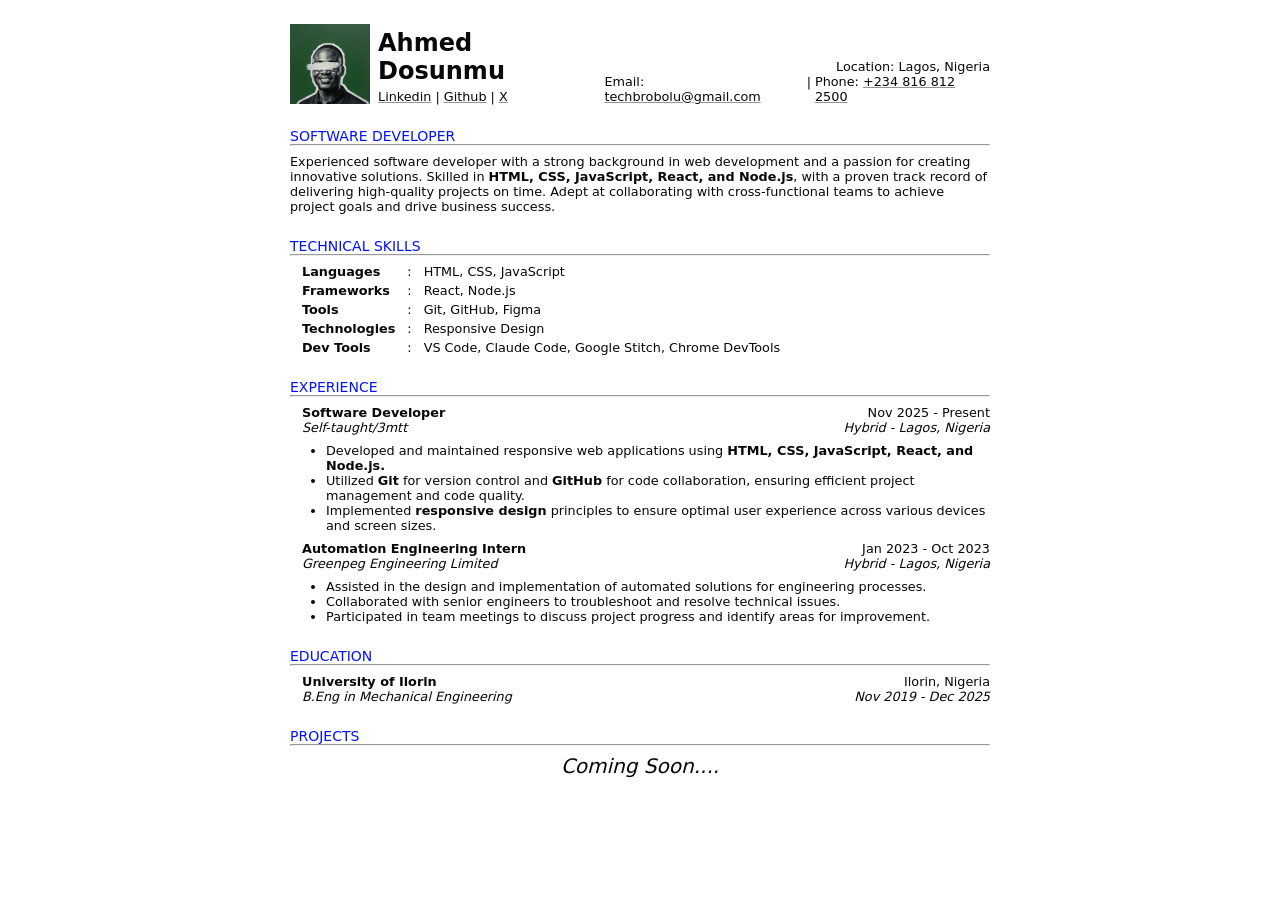
<file: resume/index.html>
<!doctype html>
<html lang="en">
  <head>
    <meta charset="UTF-8" />
    <meta name="viewport" content="width=device-width, initial-scale=1.0" />
    <link rel="stylesheet" href="style.css" />

    <title>My Resume</title>
  </head>
  <body>
    <main>
      <div class="header">
        <div class="user">
          <div class="user-pic">
            <img src="./image-download (1).png" alt="User Picture" />
          </div>
          <div class="user-details">
            <h1 class="user-name">Ahmed Dosunmu</h1>
            <div class="user-links">
              <a href="https://linkedin.com/in/techbrobolu">Linkedin</a>
              <span>|</span>
              <a href="https://github.com/techbrobolu">Github</a>
              <span>|</span>
              <a href="https://x.com/techbrobolu">X</a>
            </div>
          </div>
        </div>
        <div class="contact-details">
          <div class="user-address">
            <p>Location: Lagos, Nigeria</p>
          </div>
          <div class="user-contacts">
            <p>
              Email:
              <a href="mailto:techbrobolu@gmail.com">techbrobolu@gmail.com</a>
            </p>
            <span>|</span>
            <p>Phone: <a href="tel:+2348168122500">+234 816 812 2500</a></p>
          </div>
        </div>
      </div>

      <section class="summary">
        <h2>Software Developer</h2>
        <hr />
        <p>
          Experienced software developer with a strong background in web
          development and a passion for creating innovative solutions. Skilled
          in <b>HTML, CSS, JavaScript, React, and Node.js</b>, with a proven
          track record of delivering high-quality projects on time. Adept at
          collaborating with cross-functional teams to achieve project goals and
          drive business success.
        </p>
      </section>

      <section class="technical-skills">
        <h2>Technical Skills</h2>
        <hr />
        <div class="skills-list">
          <ul>
            <li><b>Languages</b></li>
            <li><b>Frameworks</b></li>
            <li><b>Tools</b></li>
            <li><b>Technologies</b></li>
            <li><b>Dev Tools</b></li>
          </ul>
          <ul>
            <li>:<span>HTML, CSS, JavaScript</span></li>
            <li>:<span>React, Node.js</span></li>
            <li>:<span>Git, GitHub, Figma</span></li>
            <li>:<span>Responsive Design</span></li>
            <li>
              :<span>VS Code, Claude Code, Google Stitch, Chrome DevTools</span>
            </li>
          </ul>
        </div>
      </section>

      <section class="work-experience">
        <h2>Experience</h2>
        <hr />
        <div class="experience experience-1">
          <div class="job-details">
            <div class="role">
              <h3><b>Software Developer</b></h3>
              <p class="company">Self-taught/3mtt</p>
            </div>

            <div class="duration-location">
              <p>Nov 2025 - Present</p>
              <p class="location">Hybrid - Lagos, Nigeria</p>
            </div>
          </div>
          <div class="experience-bullets">
            <ul>
              <li>
                Developed and maintained responsive web applications using
                <b>HTML, CSS, JavaScript, React, and Node.js.</b>
              </li>
              <li>
                Utilized <b>Git</b> for version control and <b>GitHub</b> for
                code collaboration, ensuring efficient project management and
                code quality.
              </li>
              <li>
                Implemented <b>responsive design</b> principles to ensure
                optimal user experience across various devices and screen sizes.
              </li>
            </ul>
          </div>
        </div>
        <div class="experience experience-2">
          <div class="job-details">
            <div class="role">
              <h3><b>Automation Engineering Intern</b></h3>
              <p class="company">Greenpeg Engineering Limited</p>
            </div>

            <div class="duration-location">
              <p>Jan 2023 - Oct 2023</p>
              <p class="location">Hybrid - Lagos, Nigeria</p>
            </div>
          </div>
          <div class="experience-bullets">
            <ul>
              <li>
                Assisted in the design and implementation of automated solutions
                for engineering processes.
              </li>
              <li>
                Collaborated with senior engineers to troubleshoot and resolve
                technical issues.
              </li>
              <li>
                Participated in team meetings to discuss project progress and
                identify areas for improvement.
              </li>
            </ul>
          </div>
        </div>
      </section>

      <section class="education">
        <h2>Education</h2>
        <hr />
        <div class="education-details">
          <div class="degree">
            <h3><b>University of Ilorin</b></h3>
            <p><em>B.Eng in Mechanical Engineering</em></p>
          </div>
          <div class="location-duration">
            <p>Ilorin, Nigeria</p>
            <p><em>Nov 2019 - Dec 2025</em></p>
          </div>
        </div>
      </section>

      <section class="projects">
        <h2>Projects</h2>
        <hr />
        <p class="coming-soon">
          Coming Soon....
        </p>
      </section>
    </main>
  </body>
</html>
</file>
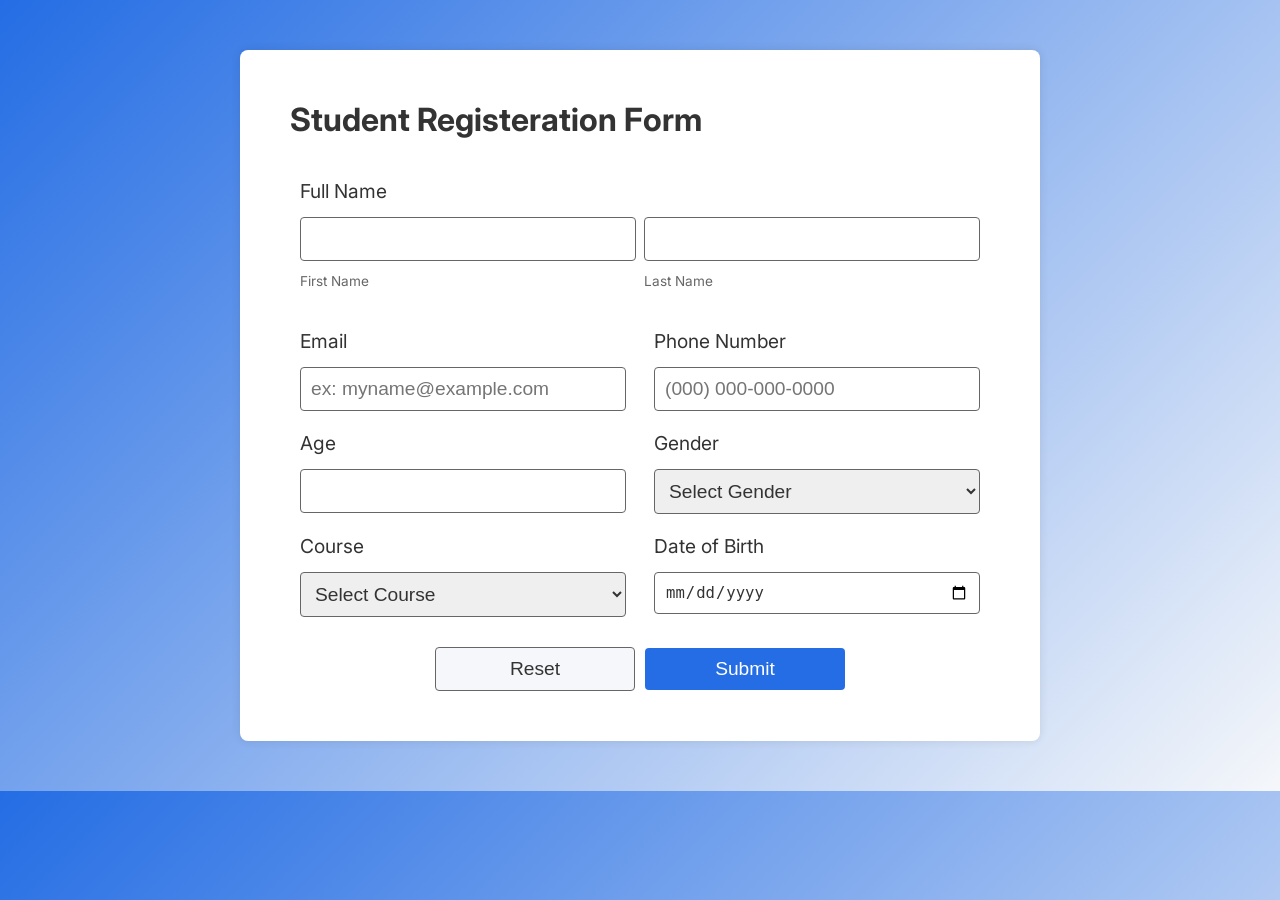
<file: student-registeration-form/index.html>
<!doctype html>
<html lang="en">
  <head>
    <meta charset="UTF-8" />
    <meta name="viewport" content="width=device-width, initial-scale=1.0" />
    <link rel="stylesheet" href="style.css" />
    <link rel="preconnect" href="https://fonts.googleapis.com" />
    <link rel="preconnect" href="https://fonts.gstatic.com" crossorigin />
    <link
      href="https://fonts.googleapis.com/css2?family=Inter:ital,opsz,wght@0,14..32,100..900;1,14..32,100..900&display=swap"
      rel="stylesheet"
    />
    <title>Registeration Form</title>
  </head>
  <body>
    <main>
      <h1>Student Registeration Form</h1>
      <form action="submit.php" method="post">
        <div class="form-input student-full-name">
          <label class="form-label-top" for="first-name">Full Name</label>
          <div class="name-inputs">
            <div class="name-input first-name-input">
              <input type="text" id="first-name" name="first_name" required />
              <label class="form-sub-label" for="first-name">First Name</label>
            </div>

            <div class="name-input last-name-input">
              <input type="text" id="last-name" name="last_name" required />
              <label class="form-sub-label" for="last-name">Last Name</label>
            </div>
          </div>
        </div>

        <div class="form-input contact-input email-input">
          <label class="form-label-top" for="email">Email</label>
          <input
            type="email"
            id="email"
            name="email"
            placeholder="ex: myname@example.com"
            required
          />
        </div>

        <div class="form-input contact-input phone-input">
          <label class="form-label-top" for="phone">Phone Number</label>
          <input
            type="tel"
            id="phone"
            name="phone"
            placeholder="(000) 000-000-0000"
            required
          />
        </div>

        <div class="form-input age-input">
          <label class="form-label-top" for="age">Age</label>
          <input type="number" id="age" name="age" min="0" max="120" required />
        </div>

        <div class="form-input gender-input">
          <label class="form-label-top" for="gender">Gender</label>
          <select id="gender" name="gender" required>
            <option value="">Select Gender</option>
            <option value="male">Male</option>
            <option value="female">Female</option>
          </select>
        </div>

        <div class="form-input course-input">
          <label class="form-label-top" for="course">Course</label>
          <select id="course" name="course" required>
            <option value="">Select Course</option>
            <option value="computer-science">Computer Science</option>
            <option value="mathematics">Mathematics</option>
            <option value="physics">Physics</option>
          </select>
        </div>

        <div class="form-input date-input">
          <label class="form-label-top" for="date">Date of Birth</label>
          <input type="date" id="date" name="date" required />
        </div>

        <div class="form-buttons">
          <button type="reset" class="form-button reset-button">Reset</button>
          <button type="submit" class="form-button submit-button">Submit</button>
        </div>
      </form>
    </main>
  </body>
</html>
</file>
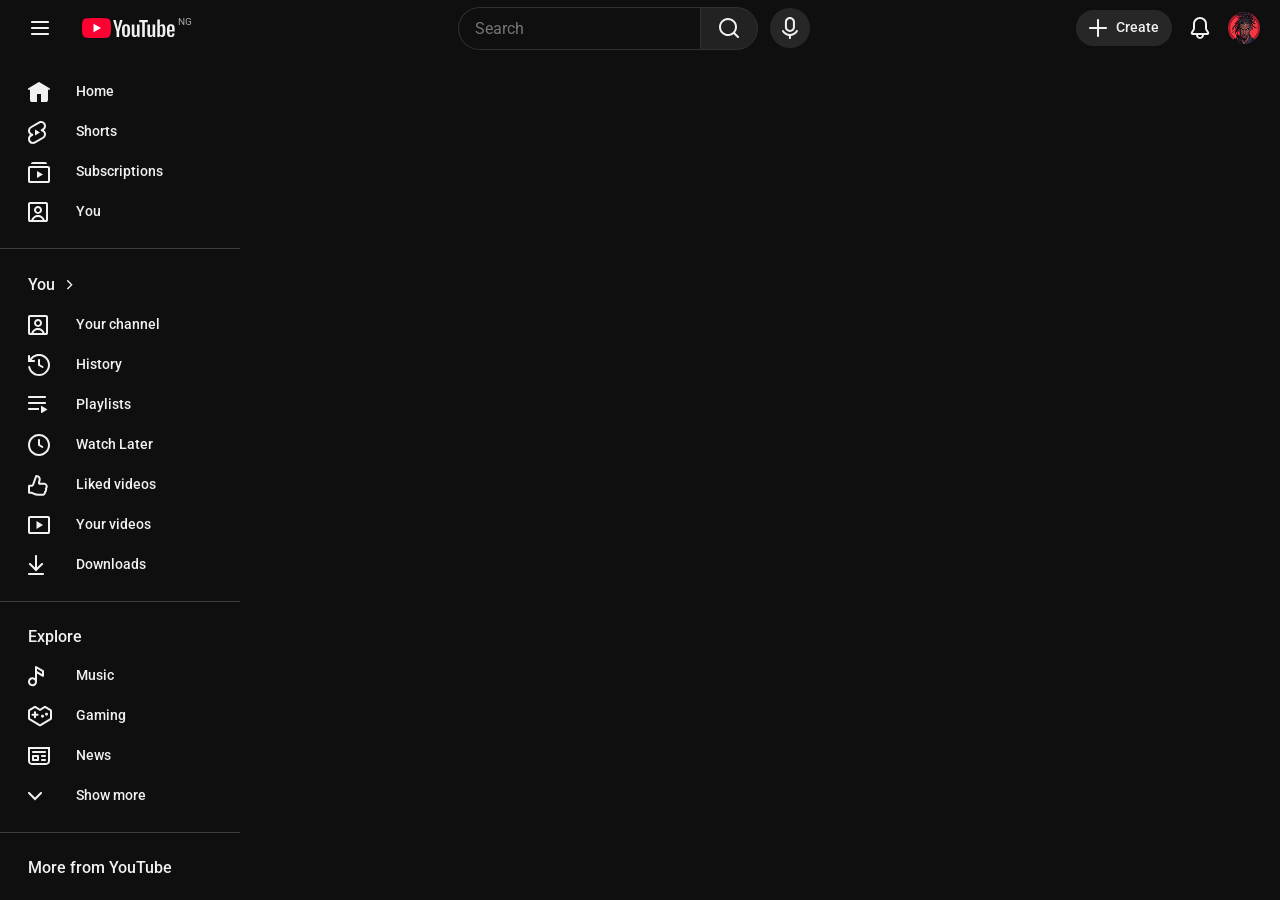
<file: youtube-clone/index.html>
<!Doctype html>
<html lang="en">
	<head>
		<meta charset="UTF-8" />
		<meta name="viewport" content="width=device-width, initial-scale=1.0" />
        <link rel="preconnect" href="https://fonts.googleapis.com">
        <link rel="preconnect" href="https://fonts.gstatic.com" crossorigin>
        <link href="https://fonts.googleapis.com/css2?family=Roboto:ital,wght@0,100..900;1,100..900&display=swap" rel="stylesheet">
		<link rel="stylesheet" href="style.css" />
        <script defer src="script.js"></script>
		<title>Youtube Clone</title>
	</head>
	<body>
		<header>
			<div class="header-start">
				<div class="menu-icon">
					<svg
						width="18"
						height="14"
						viewBox="0 0 18 14"
						fill="none"
						xmlns="http://www.w3.org/2000/svg"
					>
						<path
							d="M17 0H1C0.734784 0 0.48043 0.105357 0.292893 0.292893C0.105357 0.48043 0 0.734784 0 1C0 1.26522 0.105357 1.51957 0.292893 1.70711C0.48043 1.89464 0.734784 2 1 2H17C17.2652 2 17.5196 1.89464 17.7071 1.70711C17.8946 1.51957 18 1.26522 18 1C18 0.734784 17.8946 0.48043 17.7071 0.292893C17.5196 0.105357 17.2652 0 17 0ZM17 6H1C0.734784 6 0.48043 6.10536 0.292893 6.29289C0.105357 6.48043 0 6.73478 0 7C0 7.26522 0.105357 7.51957 0.292893 7.70711C0.48043 7.89464 0.734784 8 1 8H17C17.2652 8 17.5196 7.89464 17.7071 7.70711C17.8946 7.51957 18 7.26522 18 7C18 6.73478 17.8946 6.48043 17.7071 6.29289C17.5196 6.10536 17.2652 6 17 6ZM17 12H1C0.734784 12 0.48043 12.1054 0.292893 12.2929C0.105357 12.4804 0 12.7348 0 13C0 13.2652 0.105357 13.5196 0.292893 13.7071C0.48043 13.8946 0.734784 14 1 14H17C17.2652 14 17.5196 13.8946 17.7071 13.7071C17.8946 13.5196 18 13.2652 18 13C18 12.7348 17.8946 12.4804 17.7071 12.2929C17.5196 12.1054 17.2652 12 17 12Z"
							fill="var(--icon)"
						/>
					</svg>
				</div>

				<div class="youtube-logo">
					<svg
						width="93"
						height="20"
						viewBox="0 0 93 20"
						fill="none"
						xmlns="http://www.w3.org/2000/svg"
					>
						<g clip-path="url(#clip0_392_6757)">
							<path
								d="M14.4848 20C14.4848 20 23.5695 20 25.8229 19.4C27.0917 19.06 28.0459 18.08 28.3808 16.87C29 14.65 29 9.98 29 9.98C29 9.98 29 5.34 28.3808 3.14C28.0459 1.9 27.0917 0.94 25.8229 0.61C23.5695 0 14.4848 0 14.4848 0C14.4848 0 5.42037 0 3.17711 0.61C1.9286 0.94 0.954148 1.9 0.59888 3.14C0 5.34 0 9.98 0 9.98C0 9.98 0 14.65 0.59888 16.87C0.954148 18.08 1.9286 19.06 3.17711 19.4C5.42037 20 14.4848 20 14.4848 20Z"
								fill="#FF0033"
							/>
							<path d="M19 10L11.5 5.75V14.25L19 10Z" fill="white" />
							<path
								d="M37.1384 18.8998V13.4398L40.6084 2.09985H38.0184L36.6984 7.24985C36.3984 8.42985 36.1284 9.65985 35.9284 10.7998H35.7684C35.6584 9.79985 35.3384 8.48985 35.0184 7.22985L33.7384 2.09985H31.1484L34.5684 13.4398V18.8998H37.1384Z"
								fill="var(--icon)"
							/>
							<path
								d="M44.1003 6.30005C41.0703 6.30005 40.0303 8.05005 40.0303 11.82V13.61C40.0303 16.99 40.6803 19.11 44.0403 19.11C47.3503 19.11 48.0603 17.09 48.0603 13.61V11.82C48.0603 8.45005 47.3803 6.30005 44.1003 6.30005ZM45.3903 14.72C45.3903 16.36 45.1003 17.39 44.0503 17.39C43.0203 17.39 42.7303 16.35 42.7303 14.72V10.68C42.7303 9.28005 42.9303 8.03005 44.0503 8.03005C45.2303 8.03005 45.3903 9.35005 45.3903 10.68V14.72Z"
								fill="var(--icon)"
							/>
							<path
								d="M52.2714 19.09C53.7314 19.09 54.6413 18.48 55.3913 17.38H55.5014L55.6114 18.9H57.6012V6.54004H54.9613V16.47C54.6812 16.96 54.0312 17.32 53.4212 17.32C52.6512 17.32 52.4114 16.71 52.4114 15.69V6.54004H49.7812V15.81C49.7812 17.82 50.3614 19.09 52.2714 19.09Z"
								fill="var(--icon)"
							/>
							<path
								d="M62.8263 18.8998V4.14985H65.8663V2.09985H57.1763V4.14985H60.2163V18.8998H62.8263Z"
								fill="var(--icon)"
							/>
							<path
								d="M67.8728 19.09C69.3328 19.09 70.2428 18.48 70.9928 17.38H71.1028L71.2128 18.9H73.2028V6.54004H70.5628V16.47C70.2828 16.96 69.6328 17.32 69.0228 17.32C68.2528 17.32 68.0128 16.71 68.0128 15.69V6.54004H65.3828V15.81C65.3828 17.82 65.9628 19.09 67.8728 19.09Z"
								fill="var(--icon)"
							/>
							<path
								d="M80.6745 6.26994C79.3945 6.26994 78.4745 6.82994 77.8645 7.73994H77.7345C77.8145 6.53994 77.8745 5.51994 77.8745 4.70994V1.43994H75.3245L75.3145 12.1799L75.3245 18.8999H77.5445L77.7345 17.6999H77.8045C78.3945 18.5099 79.3045 19.0199 80.5145 19.0199C82.5245 19.0199 83.3845 17.2899 83.3845 13.6099V11.6999C83.3845 8.25994 82.9945 6.26994 80.6745 6.26994ZM80.7645 13.6099C80.7645 15.9099 80.4245 17.2799 79.3545 17.2799C78.8545 17.2799 78.1645 17.0399 77.8545 16.5899V9.23994C78.1245 8.53994 78.7245 8.02994 79.3945 8.02994C80.4745 8.02994 80.7645 9.33994 80.7645 11.7299V13.6099Z"
								fill="var(--icon)"
							/>
							<path
								d="M92.6517 11.5C92.6517 8.52006 92.3517 6.31006 88.9217 6.31006C85.6917 6.31006 84.9717 8.46006 84.9717 11.62V13.79C84.9717 16.87 85.6317 19.11 88.8417 19.11C91.3817 19.11 92.6917 17.84 92.5417 15.38L90.2917 15.26C90.2617 16.78 89.9117 17.4 88.9017 17.4C87.6317 17.4 87.5717 16.19 87.5717 14.39V13.55H92.6517V11.5ZM88.8617 7.97006C90.0817 7.97006 90.1717 9.12006 90.1717 11.07V12.08H87.5717V11.07C87.5717 9.14006 87.6517 7.97006 88.8617 7.97006Z"
								fill="var(--icon)"
							/>
						</g>
						<defs>
							<clipPath id="clip0_392_6757">
								<rect width="93" height="20" fill="white" />
							</clipPath>
						</defs>
					</svg>
					<span class="region">NG</span>
				</div>
			</div>
			<div class="header-center">
                <div class="back-icon">
                    <svg width="9" height="15" viewBox="0 0 9 15" fill="none" xmlns="http://www.w3.org/2000/svg">
<path d="M8.12098 0.292787C8.30845 0.480314 8.41377 0.734622 8.41377 0.999786C8.41377 1.26495 8.30845 1.51926 8.12098 1.70679L2.82798 6.99979L8.12098 12.2928C8.21649 12.385 8.29267 12.4954 8.34508 12.6174C8.39749 12.7394 8.42508 12.8706 8.42623 13.0034C8.42739 13.1362 8.40208 13.2678 8.3518 13.3907C8.30152 13.5136 8.22727 13.6253 8.13338 13.7192C8.03948 13.8131 7.92783 13.8873 7.80493 13.9376C7.68204 13.9879 7.55036 14.0132 7.41758 14.012C7.2848 14.0109 7.15358 13.9833 7.03158 13.9309C6.90957 13.8785 6.79923 13.8023 6.70698 13.7068L-1.90735e-05 6.99979L6.70698 0.292787C6.89451 0.105316 7.14882 0 7.41398 0C7.67915 0 7.93345 0.105316 8.12098 0.292787Z" fill="var(--icon)"/>
</svg>
                </div>

                <div class="search-area">
                    <input name="search-box" type="icon" placeholder="Search" class="search-box"></input>
                    <div class="search-icon">
                        <svg width="21" height="21" viewBox="0 0 21 21" fill="none" xmlns="http://www.w3.org/2000/svg">
                            <path d="M9.00346 6.63928e-07C7.56416 -0.000552128 6.14572 0.344097 4.86715 1.00503C3.58858 1.66597 2.48717 2.62391 1.65533 3.79848C0.823493 4.97306 0.285491 6.33 0.0864637 7.75547C-0.112563 9.18095 0.03319 10.6334 0.511494 11.9909C0.989799 13.3484 1.7867 14.5713 2.83535 15.5572C3.88399 16.5431 5.15378 17.2631 6.53819 17.6568C7.92259 18.0505 9.38123 18.1064 10.7917 17.8198C12.2022 17.5333 13.5234 16.9127 14.6445 16.01C14.6864 16.0819 14.7375 16.1482 14.7965 16.207L18.2965 19.707C18.3887 19.8025 18.499 19.8787 18.6211 19.9311C18.7431 19.9835 18.8743 20.0111 19.0071 20.0123C19.1398 20.0134 19.2715 19.9881 19.3944 19.9378C19.5173 19.8875 19.629 19.8133 19.7229 19.7194C19.8167 19.6255 19.891 19.5138 19.9413 19.391C19.9916 19.2681 20.0169 19.1364 20.0157 19.0036C20.0146 18.8708 19.987 18.7396 19.9346 18.6176C19.8821 18.4956 19.806 18.3852 19.7105 18.293L16.2105 14.793C16.1514 14.734 16.0853 14.6826 16.0135 14.64C17.3032 13.0434 18.0057 11.0524 18.0035 9C18.0035 7.8181 17.7707 6.64778 17.3184 5.55585C16.8661 4.46392 16.2031 3.47177 15.3674 2.63604C14.5317 1.80031 13.5395 1.13738 12.4476 0.685085C11.3557 0.232792 10.1854 6.63928e-07 9.00346 6.63928e-07ZM9.00346 2C9.92271 2 10.833 2.18106 11.6822 2.53284C12.5315 2.88463 13.3032 3.40024 13.9532 4.05025C14.6032 4.70026 15.1188 5.47194 15.4706 6.32122C15.8224 7.1705 16.0035 8.08075 16.0035 9C16.0035 9.91925 15.8224 10.8295 15.4706 11.6788C15.1188 12.5281 14.6032 13.2997 13.9532 13.9497C13.3032 14.5998 12.5315 15.1154 11.6822 15.4672C10.833 15.8189 9.92271 16 9.00346 16C7.14694 16 5.36647 15.2625 4.05371 13.9497C2.74096 12.637 2.00346 10.8565 2.00346 9C2.00346 7.14349 2.74096 5.36301 4.05371 4.05025C5.36647 2.7375 7.14694 2 9.00346 2Z" fill="var(--icon)"/>
                        </svg>
                    </div>
                </div>
                <button type="button" name="mic-button" class="mic-button">
                    <svg width="16" height="22" viewBox="0 0 16 22" fill="none" xmlns="http://www.w3.org/2000/svg">
                        <path d="M13.991 13.5C14.0535 13.3805 14.1395 13.2749 14.2439 13.1895C14.3483 13.1041 14.4689 13.0407 14.5984 13.0031C14.728 12.9655 14.8638 12.9546 14.9976 12.9708C15.1315 12.9871 15.2607 13.0303 15.3775 13.0978C15.4943 13.1652 15.5962 13.2557 15.6771 13.3636C15.758 13.4715 15.8163 13.5946 15.8483 13.7256C15.8804 13.8566 15.8857 13.9927 15.8638 14.1258C15.8419 14.2589 15.7933 14.3862 15.721 14.5C15.0158 15.7208 14.0337 16.7589 12.8538 17.5304C11.6738 18.302 10.3291 18.7855 8.92797 18.942V21C8.92797 21.2652 8.82262 21.5196 8.63508 21.7071C8.44754 21.8946 8.19319 22 7.92797 22C7.66276 22 7.4084 21.8946 7.22087 21.7071C7.03333 21.5196 6.92797 21.2652 6.92797 21V18.942C5.52671 18.7856 4.1818 18.3021 3.00168 17.5305C1.82157 16.759 0.839263 15.7209 0.133972 14.5L0.999972 14L1.86497 13.5C2.47972 14.5638 3.36354 15.4471 4.42769 16.0612C5.49184 16.6753 6.69884 16.9986 7.92747 16.9986C9.1561 16.9986 10.3631 16.6753 11.4273 16.0612C12.4914 15.4471 13.3762 14.5638 13.991 13.5ZM7.92797 0C8.58458 0 9.23476 0.129329 9.84139 0.380602C10.448 0.631876 10.9992 1.00017 11.4635 1.46447C11.9278 1.92876 12.2961 2.47995 12.5474 3.08658C12.7986 3.69321 12.928 4.34339 12.928 5V10C12.928 11.3261 12.4012 12.5979 11.4635 13.5355C10.5258 14.4732 9.25405 15 7.92797 15C6.60189 15 5.33012 14.4732 4.39244 13.5355C3.45476 12.5979 2.92797 11.3261 2.92797 10V5C2.92797 3.67392 3.45476 2.40215 4.39244 1.46447C5.33012 0.526784 6.60189 0 7.92797 0ZM0.499972 13.134C0.729561 13.0017 1.00227 12.966 1.2582 13.0346C1.51413 13.1032 1.73236 13.2706 1.86497 13.5L0.133972 14.5C0.00137 14.2703 -0.0345644 13.9974 0.0340735 13.7412C0.102711 13.485 0.270299 13.2666 0.499972 13.134ZM7.92797 2C7.13232 2 6.36926 2.31607 5.80665 2.87868C5.24404 3.44129 4.92797 4.20435 4.92797 5V10C4.92797 10.7956 5.24404 11.5587 5.80665 12.1213C6.36926 12.6839 7.13232 13 7.92797 13C8.72362 13 9.48668 12.6839 10.0493 12.1213C10.6119 11.5587 10.928 10.7956 10.928 10V5C10.928 4.20435 10.6119 3.44129 10.0493 2.87868C9.48668 2.31607 8.72362 2 7.92797 2Z" fill="var(--icon)"/>
                    </svg>
                </button>
            </div>
			<div class="header-end">
                <button type="button" name="create-button" class="create-btn">
                    <svg width="18" height="18" viewBox="0 0 18 18" fill="none" xmlns="http://www.w3.org/2000/svg">
                        <path d="M9 0C8.73478 0 8.48043 0.105357 8.29289 0.292893C8.10536 0.48043 8 0.734784 8 1V8H1C0.734784 8 0.48043 8.10536 0.292893 8.29289C0.105357 8.48043 0 8.73478 0 9C0 9.26522 0.105357 9.51957 0.292893 9.70711C0.48043 9.89464 0.734784 10 1 10H8V17C8 17.2652 8.10536 17.5196 8.29289 17.7071C8.48043 17.8946 8.73478 18 9 18C9.26522 18 9.51957 17.8946 9.70711 17.7071C9.89464 17.5196 10 17.2652 10 17V10H17C17.2652 10 17.5196 9.89464 17.7071 9.70711C17.8946 9.51957 18 9.26522 18 9C18 8.73478 17.8946 8.48043 17.7071 8.29289C17.5196 8.10536 17.2652 8 17 8H10V1C10 0.734784 9.89464 0.48043 9.70711 0.292893C9.51957 0.105357 9.26522 0 9 0Z" fill="var(--icon)"/>
                    </svg>

                    Create
                </button>
                <button type="button" class="notification-btn">
                    <svg width="24" height="24" viewBox="0 0 24 24" fill="none" xmlns="http://www.w3.org/2000/svg">
                        <path d="M15.9999 19C15.9999 20.0609 15.5785 21.0783 14.8284 21.8284C14.0782 22.5786 13.0608 23 11.9999 23C10.9391 23 9.92167 22.5786 9.17152 21.8284C8.42138 21.0783 7.99995 20.0609 7.99995 19H4.76495C3.20995 19 2.24995 17.304 3.04995 15.97L4.85595 12.96C4.94963 12.8049 4.99941 12.6272 4.99995 12.446V8C4.99995 6.14348 5.73745 4.36301 7.0502 3.05025C8.36296 1.7375 10.1434 1 11.9999 1C13.8565 1 15.6369 1.7375 16.9497 3.05025C18.2625 4.36301 18.9999 6.14348 18.9999 8V12.446C18.9999 12.627 19.0499 12.806 19.1419 12.961L20.9489 15.971C21.7489 17.304 20.7879 19 19.2329 19H15.9999ZM11.9999 3C10.6739 3 9.4021 3.52678 8.46441 4.46447C7.52673 5.40215 6.99995 6.67392 6.99995 8V12.446C6.99972 12.9896 6.85178 13.5229 6.57195 13.989L4.76495 17H19.2329L17.4279 13.99C17.1478 13.5234 16.9998 12.9893 16.9999 12.445V8C16.9999 6.67392 16.4732 5.40215 15.5355 4.46447C14.5978 3.52678 13.326 3 11.9999 3ZM9.99995 19C9.99995 19.5304 10.2107 20.0391 10.5857 20.4142C10.9608 20.7893 11.4695 21 11.9999 21C12.5304 21 13.0391 20.7893 13.4142 20.4142C13.7892 20.0391 13.9999 19.5304 13.9999 19H9.99995Z" fill="var(--icon)"/>
                    </svg>
                </button>
                <img width="32" height="32" src="assets/user-avatar.png" alt="user avatar" class="user-avatar">
            </div>
		</header>
		<main>
			<nav class="sidebar">
                <div class="nav-section main">
                    <div class="nav-link">
                        <div class="nav-icon">
                            <svg width="22" height="20" viewBox="0 0 22 20" fill="none" xmlns="http://www.w3.org/2000/svg">
                                <path d="M10.4695 0.14281L2.46953 4.94281L0.469527 6.14281C0.247354 6.28184 0.0886433 6.50254 0.0275502 6.75741C-0.0335428 7.01228 0.00786512 7.28095 0.142863 7.50559C0.277861 7.73024 0.495658 7.89291 0.749383 7.95859C1.00311 8.02428 1.27248 7.98773 1.49953 7.85681L1.98453 7.56681V17.9998C1.98453 18.5302 2.19524 19.0389 2.57031 19.414C2.94539 19.7891 3.45409 19.9998 3.98453 19.9998H8.98453V11.9998H12.9845V19.9998H17.9845C18.515 19.9998 19.0237 19.7891 19.3987 19.414C19.7738 19.0389 19.9845 18.5302 19.9845 17.9998V7.56681L20.4695 7.85681C20.6966 7.98773 20.9659 8.02428 21.2197 7.95859C21.4734 7.89291 21.6912 7.73024 21.8262 7.50559C21.9612 7.28095 22.0026 7.01228 21.9415 6.75741C21.8804 6.50254 21.7217 6.28184 21.4995 6.14281L19.4995 4.94281L11.4995 0.14281C11.344 0.0493662 11.166 0 10.9845 0C10.8031 0 10.6251 0.0493662 10.4695 0.14281Z" fill="var(--icon)"/>
                            </svg>
                        </div>
                        <span class="nav-label">Home</span>
                    </div>
                    <div class="nav-link">
                        <div class="nav-icon">
                            <svg width="18" height="23" viewBox="0 0 18 23" fill="none" xmlns="http://www.w3.org/2000/svg">
                                <path d="M10.4665 0.689598L2.46652 5.3896C1.7377 5.8181 1.12943 6.42442 0.698595 7.15186C0.267756 7.8793 0.0284131 8.70411 0.00294111 9.54918C-0.0225309 10.3943 0.1667 11.232 0.552943 11.9841C0.939186 12.7361 1.50983 13.378 2.21152 13.8496C1.13263 14.5745 0.37843 15.691 0.108788 16.9626C-0.160855 18.2341 0.0752538 19.5606 0.767066 20.661C1.45888 21.7614 2.55201 22.5492 3.81476 22.8573C5.07752 23.1654 6.41062 22.9697 7.53152 22.3116L15.5315 17.6116C16.2609 17.1835 16.8698 16.5773 17.3012 15.8498C17.7326 15.1223 17.9725 14.2973 17.9982 13.4519C18.024 12.6065 17.8349 11.7684 17.4486 11.0159C17.0623 10.2635 16.4915 9.62137 15.7895 9.1496C16.8105 8.46285 17.5424 7.42376 17.8451 6.23115C18.1479 5.03854 18.0003 3.77618 17.4305 2.6856L17.3105 2.4686C16.9781 1.9023 16.5373 1.40703 16.0134 1.01109C15.4895 0.615143 14.8928 0.326276 14.2572 0.160984C13.6217 -0.00430828 12.9598 -0.0427889 12.3094 0.0477399C11.659 0.138269 11.0328 0.356033 10.4665 0.688598M15.5865 3.4786C15.7863 3.81828 15.9172 4.194 15.9717 4.5843C16.0262 4.9746 16.0033 5.37181 15.9042 5.75324C15.8051 6.13466 15.6318 6.49281 15.3942 6.80722C15.1566 7.12163 14.8594 7.38613 14.5195 7.5856L13.1925 8.3656C13.0341 8.45843 12.9043 8.59308 12.8174 8.75479C12.7304 8.9165 12.6897 9.09902 12.6996 9.28235C12.7095 9.46568 12.7697 9.64275 12.8736 9.79414C12.9775 9.94552 13.121 10.0654 13.2885 10.1406L14.2315 10.5636C14.7335 10.7894 15.1637 11.149 15.4749 11.603C15.7862 12.0569 15.9666 12.5878 15.9963 13.1374C16.026 13.687 15.904 14.2342 15.6435 14.7191C15.383 15.204 14.9942 15.6079 14.5195 15.8866L6.51952 20.5866C5.83407 20.979 5.02155 21.0852 4.25826 20.8823C3.49497 20.6794 2.8425 20.1836 2.44243 19.5026C2.04237 18.8216 1.92699 18.0103 2.12134 17.2448C2.31568 16.4793 2.80407 15.8213 3.48052 15.4136L4.80752 14.6336C4.96588 14.5407 5.0956 14.406 5.18247 14.2442C5.26933 14.0824 5.30998 13.8999 5.29996 13.7165C5.28994 13.5332 5.22964 13.3562 5.12567 13.2048C5.02169 13.0535 4.87806 12.9337 4.71052 12.8586L3.76852 12.4356C3.26655 12.2098 2.83638 11.8502 2.52511 11.3962C2.21384 10.9423 2.03346 10.4114 2.00372 9.86179C1.97399 9.31217 2.09604 8.76495 2.35651 8.28005C2.61698 7.79516 3.00584 7.39127 3.48052 7.1126L11.4805 2.4126C12.1664 2.00957 12.9843 1.89546 13.7543 2.09536C14.5242 2.29527 15.1833 2.79282 15.5865 3.4786ZM11.9995 11.4996L6.99952 8.4996V14.4996L11.9995 11.4996Z" fill="var(--icon)"/>
                            </svg>
                        </div>
                        <span class="nav-label">Shorts</span>
                    </div>
                    <div class="nav-link">
                        <div class="nav-icon">
                            <svg width="22" height="21" viewBox="0 0 22 21" fill="none" xmlns="http://www.w3.org/2000/svg">
                                <path d="M17 0H5C4.46957 0 3.96086 0.210714 3.58579 0.585786C3.21071 0.960859 3 1.46957 3 2H19C19 1.46957 18.7893 0.960859 18.4142 0.585786C18.0391 0.210714 17.5304 0 17 0ZM20 4H2C1.46957 4 0.960859 4.21071 0.585786 4.58579C0.210714 4.96086 0 5.46957 0 6V19C0 19.5304 0.210714 20.0391 0.585786 20.4142C0.960859 20.7893 1.46957 21 2 21H20C20.5304 21 21.0391 20.7893 21.4142 20.4142C21.7893 20.0391 22 19.5304 22 19V6C22 5.46957 21.7893 4.96086 21.4142 4.58579C21.0391 4.21071 20.5304 4 20 4ZM2 19V6H20V19H2ZM15 12.5L9 9V16L15 12.5Z" fill="var(--icon)"/>
                            </svg>
                        </div>
                        <span class="nav-label">Subscriptions</span>
                    </div>
                    <div class="nav-link">
                        <div class="nav-icon">
                            <svg width="20" height="20" viewBox="0 0 20 20" fill="none" xmlns="http://www.w3.org/2000/svg">
                                <path d="M18 0H2C1.46957 0 0.960859 0.210714 0.585786 0.585786C0.210714 0.960859 0 1.46957 0 2V18C0 18.5304 0.210714 19.0391 0.585786 19.4142C0.960859 19.7893 1.46957 20 2 20H18C18.5304 20 19.0391 19.7893 19.4142 19.4142C19.7893 19.0391 20 18.5304 20 18V2C20 1.46957 19.7893 0.960859 19.4142 0.585786C19.0391 0.210714 18.5304 0 18 0ZM2 18V2H18V18H16.707C16.2756 16.5563 15.39 15.2904 14.1816 14.3903C12.9733 13.4902 11.5067 13.004 10 13.004C8.49326 13.004 7.02674 13.4902 5.81839 14.3903C4.61004 15.2904 3.72437 16.5563 3.293 18H2ZM10 4C8.93913 4 7.92172 4.42143 7.17157 5.17157C6.42143 5.92172 6 6.93913 6 8C6 9.06087 6.42143 10.0783 7.17157 10.8284C7.92172 11.5786 8.93913 12 10 12C11.0609 12 12.0783 11.5786 12.8284 10.8284C13.5786 10.0783 14 9.06087 14 8C14 6.93913 13.5786 5.92172 12.8284 5.17157C12.0783 4.42143 11.0609 4 10 4ZM10 6C10.5304 6 11.0391 6.21071 11.4142 6.58579C11.7893 6.96086 12 7.46957 12 8C12 8.53043 11.7893 9.03914 11.4142 9.41421C11.0391 9.78929 10.5304 10 10 10C9.46957 10 8.96086 9.78929 8.58579 9.41421C8.21071 9.03914 8 8.53043 8 8C8 7.46957 8.21071 6.96086 8.58579 6.58579C8.96086 6.21071 9.46957 6 10 6ZM9.9 15.001H9.898C10.8878 14.9811 11.8612 15.2555 12.6949 15.7894C13.5286 16.3233 14.185 17.0927 14.581 18H5.417C5.79938 17.1239 6.4249 16.3757 7.21944 15.8442C8.01399 15.3127 8.94425 15.02 9.9 15.001Z" fill="var(--icon)"/>
                            </svg>
                        </div>
                        <span class="nav-label">You</span>
                    </div>
                </div>
                <div class="nav-section you">
                    <div class="nav-link title">
                        <span class="nav-label">You</span>
                        <div class="nav-icon">
                            <svg width="6" height="10" viewBox="0 0 6 10" fill="none" xmlns="http://www.w3.org/2000/svg">
                                <path d="M0.203526 0.195191C0.0785452 0.32021 0.00833485 0.489748 0.00833485 0.666524C0.00833485 0.8433 0.0785452 1.01284 0.203526 1.13786L3.73219 4.66652L0.203526 8.19519C0.139852 8.25669 0.0890639 8.33025 0.0541246 8.41159C0.0191852 8.49292 0.000794381 8.5804 2.51705e-05 8.66892C-0.00074404 8.75744 0.0161243 8.84523 0.0496448 8.92716C0.0831654 9.00909 0.132668 9.08353 0.195263 9.14612C0.257858 9.20872 0.332292 9.25822 0.414223 9.29174C0.496154 9.32526 0.58394 9.34213 0.67246 9.34136C0.760979 9.34059 0.848459 9.3222 0.929795 9.28726C1.01113 9.25232 1.08469 9.20153 1.14619 9.13786L5.61753 4.66652L1.14619 0.195191C1.02117 0.0702104 0.851635 0 0.674859 0C0.498083 0 0.328544 0.0702104 0.203526 0.195191Z" fill="var(--icon)"/>
                            </svg>
                        </div>
                    </div>
                    <div class="nav-link">
                        <div class="nav-icon">
                            <svg width="20" height="20" viewBox="0 0 20 20" fill="none" xmlns="http://www.w3.org/2000/svg">
                                <path d="M18 0H2C1.46957 0 0.960859 0.210714 0.585786 0.585786C0.210714 0.960859 0 1.46957 0 2V18C0 18.5304 0.210714 19.0391 0.585786 19.4142C0.960859 19.7893 1.46957 20 2 20H18C18.5304 20 19.0391 19.7893 19.4142 19.4142C19.7893 19.0391 20 18.5304 20 18V2C20 1.46957 19.7893 0.960859 19.4142 0.585786C19.0391 0.210714 18.5304 0 18 0ZM2 18V2H18V18H16.707C16.2756 16.5563 15.39 15.2904 14.1816 14.3903C12.9733 13.4902 11.5067 13.004 10 13.004C8.49326 13.004 7.02674 13.4902 5.81839 14.3903C4.61004 15.2904 3.72437 16.5563 3.293 18H2ZM10 4C8.93913 4 7.92172 4.42143 7.17157 5.17157C6.42143 5.92172 6 6.93913 6 8C6 9.06087 6.42143 10.0783 7.17157 10.8284C7.92172 11.5786 8.93913 12 10 12C11.0609 12 12.0783 11.5786 12.8284 10.8284C13.5786 10.0783 14 9.06087 14 8C14 6.93913 13.5786 5.92172 12.8284 5.17157C12.0783 4.42143 11.0609 4 10 4ZM10 6C10.5304 6 11.0391 6.21071 11.4142 6.58579C11.7893 6.96086 12 7.46957 12 8C12 8.53043 11.7893 9.03914 11.4142 9.41421C11.0391 9.78929 10.5304 10 10 10C9.46957 10 8.96086 9.78929 8.58579 9.41421C8.21071 9.03914 8 8.53043 8 8C8 7.46957 8.21071 6.96086 8.58579 6.58579C8.96086 6.21071 9.46957 6 10 6ZM9.9 15.001H9.898C10.8878 14.9811 11.8612 15.2555 12.6949 15.7894C13.5286 16.3233 14.185 17.0927 14.581 18H5.417C5.79938 17.1239 6.4249 16.3757 7.21944 15.8442C8.01399 15.3127 8.94425 15.02 9.9 15.001Z" fill="var(--icon)"/>
                            </svg>
                        </div>
                        <span class="nav-label">Your channel</span>
                    </div>
                    <div class="nav-link">
                        <div class="nav-icon">
                            <svg width="22" height="22" viewBox="0 0 22 22" fill="none" xmlns="http://www.w3.org/2000/svg">
                                <path d="M7.76 0.487692C9.88308 -0.166469 12.1545 -0.162453 14.2752 0.499211C16.396 1.16088 18.2667 2.44918 19.6411 4.19454C21.0156 5.93991 21.8293 8.06054 21.9753 10.2773C22.1212 12.4941 21.5925 14.7031 20.4588 16.6136C19.3251 18.5241 17.6394 20.0466 15.6237 20.9806C13.608 21.9146 11.3568 22.2164 9.16626 21.8462C6.97574 21.4761 4.94863 20.4513 3.35174 18.9069C1.75486 17.3624 0.663041 15.3706 0.22 13.1937C0.193736 13.065 0.193077 12.9324 0.218061 12.8034C0.243046 12.6745 0.293184 12.5517 0.365614 12.4421C0.511892 12.2209 0.740088 12.0667 1 12.0137C1.25991 11.9606 1.53025 12.013 1.75154 12.1593C1.97284 12.3056 2.12696 12.5338 2.18 12.7937C2.48335 14.2851 3.15995 15.6752 4.14653 16.834C5.1331 17.9928 6.39743 18.8825 7.8213 19.42C9.24517 19.9574 10.7821 20.125 12.2883 19.907C13.7945 19.689 15.2209 19.0927 16.434 18.1737C17.5946 17.2945 18.5246 16.1467 19.1441 14.829C19.7637 13.5114 20.0542 12.063 19.9909 10.6083C19.9276 9.15364 19.5122 7.73603 18.7805 6.47716C18.0489 5.21829 17.0227 4.15574 15.79 3.38069C13.8059 2.13383 11.4138 1.70997 9.12209 2.19923C6.8304 2.6885 4.8199 4.05229 3.518 6.00069H6C6.26522 6.00069 6.51957 6.10605 6.70711 6.29359C6.89464 6.48112 7 6.73548 7 7.00069C7 7.26591 6.89464 7.52026 6.70711 7.7078C6.51957 7.89534 6.26522 8.00069 6 8.00069H0V2.00069C0 1.73548 0.105357 1.48112 0.292893 1.29359C0.48043 1.10605 0.734784 1.00069 1 1.00069C1.26522 1.00069 1.51957 1.10605 1.70711 1.29359C1.89464 1.48112 2 1.73548 2 2.00069V4.67869C3.40184 2.68111 5.42815 1.2064 7.76 0.486692V0.487692ZM11 5.00069C10.7348 5.00069 10.4804 5.10605 10.2929 5.29359C10.1054 5.48112 10 5.73548 10 6.00069V11.5807L10.504 11.8687L14.004 13.8687C14.1182 13.9376 14.2449 13.9829 14.3768 14.0021C14.5088 14.0212 14.6432 14.0138 14.7722 13.9802C14.9013 13.9467 15.0223 13.8877 15.1281 13.8067C15.234 13.7257 15.3226 13.6243 15.3888 13.5086C15.4549 13.3928 15.4973 13.265 15.5133 13.1327C15.5293 13.0003 15.5187 12.8661 15.4821 12.7379C15.4455 12.6097 15.3837 12.4901 15.3002 12.3862C15.2167 12.2823 15.1133 12.1961 14.996 12.1327L12 10.4207V6.00069C12 5.73548 11.8946 5.48112 11.7071 5.29359C11.5196 5.10605 11.2652 5.00069 11 5.00069Z" fill="var(--icon)"/>
                            </svg>
                        </div>
                        <span class="nav-label">History</span>
                    </div>
                    <div class="nav-link">
                        <div class="nav-icon">
                            <svg width="20" height="18" viewBox="0 0 20 18" fill="none" xmlns="http://www.w3.org/2000/svg">
                                <path d="M13 10.395C13 10.306 13.0237 10.2187 13.0687 10.1419C13.1137 10.0652 13.1784 10.0018 13.256 9.95843C13.3337 9.91502 13.4215 9.89311 13.5104 9.89497C13.5994 9.89683 13.6862 9.92238 13.762 9.969L19.5 13.5L13.762 17.031C13.6863 17.0776 13.5996 17.1031 13.5107 17.105C13.4218 17.1069 13.3341 17.0851 13.2564 17.0418C13.1788 16.9985 13.1141 16.9353 13.0691 16.8587C13.024 16.7821 13.0002 16.6949 13 16.606V10.394V10.395ZM11 14H1C0.734784 14 0.48043 13.8946 0.292893 13.7071C0.105357 13.5196 0 13.2652 0 13C0 12.7348 0.105357 12.4804 0.292893 12.2929C0.48043 12.1054 0.734784 12 1 12H11V14ZM17 6C17.2652 6 17.5196 6.10536 17.7071 6.29289C17.8946 6.48043 18 6.73478 18 7C18 7.26522 17.8946 7.51957 17.7071 7.70711C17.5196 7.89464 17.2652 8 17 8H1C0.734784 8 0.48043 7.89464 0.292893 7.70711C0.105357 7.51957 0 7.26522 0 7C0 6.73478 0.105357 6.48043 0.292893 6.29289C0.48043 6.10536 0.734784 6 1 6H17ZM17 0C17.2652 0 17.5196 0.105357 17.7071 0.292893C17.8946 0.48043 18 0.734784 18 1C18 1.26522 17.8946 1.51957 17.7071 1.70711C17.5196 1.89464 17.2652 2 17 2H1C0.734784 2 0.48043 1.89464 0.292893 1.70711C0.105357 1.51957 0 1.26522 0 1C0 0.734784 0.105357 0.48043 0.292893 0.292893C0.48043 0.105357 0.734784 0 1 0H17Z" fill="var(--icon)"/>
                            </svg>
                        </div>
                        <span class="nav-label">Playlists</span>
                    </div>
                    <div class="nav-link">
                        <div class="nav-icon">
                            <svg width="22" height="22" viewBox="0 0 22 22" fill="none" xmlns="http://www.w3.org/2000/svg">
                                <path d="M11 0C4.925 0 0 4.925 0 11C0 17.075 4.925 22 11 22C17.075 22 22 17.075 22 11C22 4.925 17.075 0 11 0ZM11 2C13.3871 2 15.6764 2.94826 17.3643 4.63619C19.0522 6.32411 20.0005 8.61342 20.0005 11.0005C20.0005 13.3876 19.0522 15.6769 17.3643 17.3648C15.6764 19.0527 13.3871 20.001 11 20.001C8.61292 20.001 6.32361 19.0527 4.63569 17.3648C2.94776 15.6769 1.9995 13.3876 1.9995 11.0005C1.9995 8.61342 2.94776 6.32411 4.63569 4.63619C6.32361 2.94826 8.61292 2 11 2ZM11 5C10.7348 5 10.4804 5.10536 10.2929 5.29289C10.1054 5.48043 10 5.73478 10 6V11.565L10.485 11.857L13.815 13.857C14.042 13.9879 14.3114 14.0245 14.5651 13.9588C14.8189 13.8931 15.0367 13.7304 15.1717 13.5058C15.3067 13.2811 15.3481 13.0125 15.287 12.7576C15.2259 12.5027 15.0672 12.282 14.845 12.143L12 10.435V6C12 5.73478 11.8946 5.48043 11.7071 5.29289C11.5196 5.10536 11.2652 5 11 5Z" fill="var(--icon)"/>
                            </svg>
                        </div>
                        <span class="nav-label">Watch Later</span>
                    </div>
                    <div class="nav-link">
                        <div class="nav-icon">
                            <svg width="20" height="21" viewBox="0 0 20 21" fill="none" xmlns="http://www.w3.org/2000/svg">
                                <path d="M7.221 0.669728C7.29886 0.447199 7.45285 0.259337 7.65576 0.139307C7.85868 0.0192779 8.09748 -0.0251994 8.33 0.0137278L9.37 0.186728C9.90329 0.275816 10.413 0.472094 10.8683 0.763703C11.3236 1.05531 11.715 1.4362 12.019 1.88334C12.3229 2.33049 12.5331 2.83462 12.6367 3.36527C12.7404 3.89592 12.7354 4.44207 12.622 4.97073L12 7.87473H16.061C16.8944 7.87484 17.7028 8.15904 18.3529 8.68043C19.003 9.20183 19.456 9.92927 19.637 10.7427C19.7501 11.2564 19.7518 11.7884 19.6419 12.3028C19.532 12.8172 19.3131 13.3021 19 13.7247L19.02 13.8117C19.1668 14.4434 19.1502 15.102 18.9717 15.7254C18.7933 16.3488 18.4588 16.9165 18 17.3747V17.4177L17.99 17.6447C17.9718 17.8703 17.9264 18.0929 17.855 18.3077L17.749 18.5897C17.4608 19.2674 16.9798 19.8453 16.3656 20.2516C15.7515 20.6579 15.0314 20.8746 14.295 20.8747H10.689L10.297 20.8677C8.47312 20.8081 6.68684 20.3334 5.074 19.4797L4.731 19.2907L4.461 19.1367C4.19679 18.9857 3.90167 18.8968 3.598 18.8767L3.468 18.8727H1.5C1.10218 18.8727 0.720644 18.7147 0.43934 18.4334C0.158035 18.1521 0 17.7706 0 17.3727V11.3747C0 10.9769 0.158035 10.5954 0.43934 10.3141C0.720644 10.0328 1.10218 9.87473 1.5 9.87473H3.29L3.447 9.86173C3.59892 9.83781 3.74328 9.77917 3.86885 9.69036C3.99442 9.60156 4.09782 9.485 4.171 9.34973L4.234 9.20473L7.221 0.669728ZM6.121 9.86573C5.91556 10.4527 5.53277 10.9614 5.02559 11.3213C4.51841 11.6812 3.91191 11.8746 3.29 11.8747H2V16.8727H3.468C4.16468 16.8728 4.84928 17.0548 5.454 17.4007L5.724 17.5557L6.009 17.7127C7.45116 18.4762 9.05823 18.8751 10.69 18.8747H14.296C15.05 18.8747 15.72 18.3917 15.959 17.6747L15.989 17.5487C15.9965 17.5055 16.0005 17.4616 16.001 17.4177V16.5457L16.588 15.9597C16.976 15.5717 17.165 15.0327 17.111 14.4947L17.073 14.2647L17.053 14.1777L16.843 13.2777L17.393 12.5337C17.5779 12.2865 17.6903 11.9928 17.7177 11.6853C17.7451 11.3779 17.6864 11.0689 17.5481 10.7929C17.4099 10.5169 17.1975 10.2849 16.9349 10.1227C16.6723 9.96054 16.3697 9.87468 16.061 9.87473H12C11.702 9.87438 11.4078 9.80751 11.1389 9.67899C10.87 9.55046 10.6332 9.36353 10.4458 9.13183C10.2584 8.90013 10.125 8.6295 10.0555 8.3397C9.98601 8.0499 9.98207 7.74824 10.044 7.45673L10.667 4.55273C10.7237 4.2884 10.7262 4.01532 10.6744 3.75C10.6225 3.48467 10.5175 3.23261 10.3655 3.00904C10.2135 2.78546 10.0178 2.59502 9.79014 2.44922C9.56249 2.30341 9.30764 2.20527 9.041 2.16073L8.831 2.12573L6.121 9.86573Z" fill="var(--icon)"/>
                            </svg>
                        </div>
                        <span class="nav-label">Liked videos</span>
                    </div>
                    <div class="nav-link">
                        <div class="nav-icon">
                            <svg width="22" height="18" viewBox="0 0 22 18" fill="none" xmlns="http://www.w3.org/2000/svg">
                                <path d="M20 0H2C1.46957 0 0.960859 0.210714 0.585786 0.585786C0.210714 0.960859 0 1.46957 0 2V16C0 16.5304 0.210714 17.0391 0.585786 17.4142C0.960859 17.7893 1.46957 18 2 18H20C20.5304 18 21.0391 17.7893 21.4142 17.4142C21.7893 17.0391 22 16.5304 22 16V2C22 1.46957 21.7893 0.960859 21.4142 0.585786C21.0391 0.210714 20.5304 0 20 0ZM2 16V2H20V16H2ZM15 9L8.5 5V13L15 9Z" fill="var(--icon)"/>
                            </svg>
                        </div>
                        <span class="nav-label">Your videos</span>
                    </div>
                    <div class="nav-link">
                        <div class="nav-icon">
                            <svg width="16" height="20" viewBox="0 0 16 20" fill="none" xmlns="http://www.w3.org/2000/svg">
                                <path d="M8 0C7.73478 0 7.48043 0.105357 7.29289 0.292893C7.10536 0.48043 7 0.734784 7 1V12.586L2.707 8.293C2.61475 8.19749 2.50441 8.12131 2.3824 8.0689C2.2604 8.01649 2.12918 7.9889 1.9964 7.98775C1.86362 7.9866 1.73194 8.0119 1.60905 8.06218C1.48615 8.11246 1.3745 8.18671 1.2806 8.28061C1.18671 8.3745 1.11246 8.48615 1.06218 8.60905C1.0119 8.73194 0.986596 8.86362 0.98775 8.9964C0.988903 9.12918 1.01649 9.2604 1.0689 9.3824C1.12131 9.50441 1.19749 9.61475 1.293 9.707L8 16.414L14.707 9.707C14.8025 9.61475 14.8787 9.50441 14.9311 9.3824C14.9835 9.2604 15.0111 9.12918 15.0123 8.9964C15.0134 8.86362 14.9881 8.73194 14.9378 8.60905C14.8875 8.48615 14.8133 8.3745 14.7194 8.28061C14.6255 8.18671 14.5138 8.11246 14.391 8.06218C14.2681 8.0119 14.1364 7.9866 14.0036 7.98775C13.8708 7.9889 13.7396 8.01649 13.6176 8.0689C13.4956 8.12131 13.3852 8.19749 13.293 8.293L9 12.586V1C9 0.734784 8.89464 0.48043 8.70711 0.292893C8.51957 0.105357 8.26522 0 8 0ZM15 18H1C0.734784 18 0.48043 18.1054 0.292893 18.2929C0.105357 18.4804 0 18.7348 0 19C0 19.2652 0.105357 19.5196 0.292893 19.7071C0.48043 19.8946 0.734784 20 1 20H15C15.2652 20 15.5196 19.8946 15.7071 19.7071C15.8946 19.5196 16 19.2652 16 19C16 18.7348 15.8946 18.4804 15.7071 18.2929C15.5196 18.1054 15.2652 18 15 18Z" fill="var(--icon)"/>
                            </svg>
                        </div>
                        <span class="nav-label">Downloads</span>
                    </div>
                </div>
                <div class="nav-section explore">
                    <div class="title">Explore</div>
                    <div class="nav-link">
                        <div class="nav-icon">
                            <svg width="16" height="21" viewBox="0 0 16 21" fill="none" xmlns="http://www.w3.org/2000/svg">
                                <path d="M6.9999 0.99981V11.9898C6.17409 11.4381 5.18894 11.175 4.19801 11.2417C3.20708 11.3083 2.26604 11.7009 1.52155 12.3583C0.777057 13.0156 0.270949 13.9008 0.0821028 14.8759C-0.106743 15.8509 0.0322833 16.8611 0.477514 17.7489C0.922744 18.6366 1.64916 19.3522 2.54356 19.784C3.43795 20.2158 4.45006 20.3396 5.42216 20.136C6.39425 19.9325 7.27171 19.4131 7.91777 18.6588C8.56383 17.9045 8.9422 16.9576 8.9939 15.9658L8.9999 15.7338V7.43381L14.4849 10.7258C14.6367 10.817 14.81 10.8663 14.987 10.8685C15.1641 10.8708 15.3386 10.826 15.4927 10.7388C15.6468 10.6515 15.7749 10.5249 15.864 10.3719C15.9532 10.2188 16 10.0449 15.9999 9.86781V5.19981C15.9999 5.02726 15.9552 4.85765 15.8702 4.70747C15.7852 4.5573 15.6628 4.43168 15.5149 4.34281L8.5149 0.14281C8.36318 0.0516566 8.18999 0.00240522 8.01301 8.58811e-05C7.83602 -0.00223345 7.6616 0.0424623 7.50754 0.129608C7.35349 0.216755 7.22532 0.343228 7.13613 0.496113C7.04695 0.648997 6.99994 0.822813 6.9999 0.99981ZM8.9999 5.10181V2.76681L13.9999 5.76681V8.10181L8.9999 5.10181ZM4.4999 13.2338C5.16308 13.2338 5.79909 13.4973 6.26802 13.9662C6.73696 14.4351 7.0004 15.0711 7.0004 15.7343C7.0004 16.3975 6.73696 17.0335 6.26802 17.5024C5.79909 17.9714 5.16308 18.2348 4.4999 18.2348C3.83673 18.2348 3.20072 17.9714 2.73178 17.5024C2.26285 17.0335 1.9994 16.3975 1.9994 15.7343C1.9994 15.0711 2.26285 14.4351 2.73178 13.9662C3.20072 13.4973 3.83673 13.2338 4.4999 13.2338Z" fill="var(--icon)"/>
                            </svg>
                        </div>
                        <span class="nav-label">Music</span>
                    </div>
                    <div class="nav-link">
                        <div class="nav-icon">
                            <svg width="24" height="21" viewBox="0 0 24 21" fill="none" xmlns="http://www.w3.org/2000/svg">
                                <path d="M15.97 0.28562L12 2.66862L8.03 0.28562C7.71894 0.0987328 7.36289 0 7 0C6.63711 0 6.28106 0.0987328 5.97 0.28562L0.97 3.28562C0.674033 3.46344 0.42914 3.71485 0.259158 4.01538C0.0891756 4.31592 -0.000106869 4.65534 9.59983e-08 5.00062V12.3406C-0.000106869 12.6859 0.0891756 13.0253 0.259158 13.3259C0.42914 13.6264 0.674033 13.8778 0.97 14.0556L10.97 20.0556C11.604 20.4356 12.396 20.4356 13.03 20.0556L23.03 14.0556C23.3261 13.878 23.5711 13.6266 23.7411 13.326C23.9111 13.0254 24.0003 12.6859 24 12.3406V5.00062C24.0001 4.65534 23.9108 4.31592 23.7408 4.01538C23.5709 3.71485 23.326 3.46344 23.03 3.28562L18.03 0.28562C17.7189 0.0987328 17.3629 0 17 0C16.6371 0 16.2811 0.0987328 15.97 0.28562ZM12 5.00062L17 2.00062L22 5.00062V12.3406L12 18.3406L2 12.3406V5.00062L7 2.00062L12 5.00062ZM7 5.17062C6.73478 5.17062 6.48043 5.27598 6.29289 5.46351C6.10536 5.65105 6 5.9054 6 6.17062V7.67262H4.5C4.23478 7.67262 3.98043 7.77798 3.79289 7.96551C3.60536 8.15305 3.5 8.4074 3.5 8.67262C3.5 8.93784 3.60536 9.19219 3.79289 9.37973C3.98043 9.56726 4.23478 9.67262 4.5 9.67262H6V11.1706C6 11.4358 6.10536 11.6902 6.29289 11.8777C6.48043 12.0653 6.73478 12.1706 7 12.1706C7.26522 12.1706 7.51957 12.0653 7.70711 11.8777C7.89464 11.6902 8 11.4358 8 11.1706V9.67262H9.5C9.76522 9.67262 10.0196 9.56726 10.2071 9.37973C10.3946 9.19219 10.5 8.93784 10.5 8.67262C10.5 8.4074 10.3946 8.15305 10.2071 7.96551C10.0196 7.77798 9.76522 7.67262 9.5 7.67262H8V6.17062C8 5.9054 7.89464 5.65105 7.70711 5.46351C7.51957 5.27598 7.26522 5.17062 7 5.17062ZM18.5 6.67262C18.1022 6.67262 17.7206 6.83065 17.4393 7.11196C17.158 7.39326 17 7.7748 17 8.17262C17 8.57044 17.158 8.95198 17.4393 9.23328C17.7206 9.51458 18.1022 9.67262 18.5 9.67262C18.8978 9.67262 19.2794 9.51458 19.5607 9.23328C19.842 8.95198 20 8.57044 20 8.17262C20 7.7748 19.842 7.39326 19.5607 7.11196C19.2794 6.83065 18.8978 6.67262 18.5 6.67262ZM14.5 8.67262C14.1022 8.67262 13.7206 8.83065 13.4393 9.11196C13.158 9.39326 13 9.7748 13 10.1726C13 10.5704 13.158 10.952 13.4393 11.2333C13.7206 11.5146 14.1022 11.6726 14.5 11.6726C14.8978 11.6726 15.2794 11.5146 15.5607 11.2333C15.842 10.952 16 10.5704 16 10.1726C16 9.7748 15.842 9.39326 15.5607 9.11196C15.2794 8.83065 14.8978 8.67262 14.5 8.67262Z" fill="var(--icon)"/>
                            </svg>
                        </div>
                        <span class="nav-label">Gaming</span>
                    </div>
                    <div class="nav-link">
                        <div class="nav-icon">
                            <svg width="22" height="18" viewBox="0 0 22 18" fill="none" xmlns="http://www.w3.org/2000/svg">
                                <path d="M22 14V0H0V14C0 15.0609 0.421427 16.0783 1.17157 16.8284C1.92172 17.5786 2.93913 18 4 18H18C19.0609 18 20.0783 17.5786 20.8284 16.8284C21.5786 16.0783 22 15.0609 22 14ZM2 14V2H20V14C20 14.5304 19.7893 15.0391 19.4142 15.4142C19.0391 15.7893 18.5304 16 18 16H4C3.46957 16 2.96086 15.7893 2.58579 15.4142C2.21071 15.0391 2 14.5304 2 14ZM17 4H5C4.73478 4 4.48043 4.10536 4.29289 4.29289C4.10536 4.48043 4 4.73478 4 5C4 5.26522 4.10536 5.51957 4.29289 5.70711C4.48043 5.89464 4.73478 6 5 6H17C17.2652 6 17.5196 5.89464 17.7071 5.70711C17.8946 5.51957 18 5.26522 18 5C18 4.73478 17.8946 4.48043 17.7071 4.29289C17.5196 4.10536 17.2652 4 17 4ZM17 8H14C13.7348 8 13.4804 8.10536 13.2929 8.29289C13.1054 8.48043 13 8.73478 13 9C13 9.26522 13.1054 9.51957 13.2929 9.70711C13.4804 9.89464 13.7348 10 14 10H17C17.2652 10 17.5196 9.89464 17.7071 9.70711C17.8946 9.51957 18 9.26522 18 9C18 8.73478 17.8946 8.48043 17.7071 8.29289C17.5196 8.10536 17.2652 8 17 8ZM10 8H5C4.73478 8 4.48043 8.10536 4.29289 8.29289C4.10536 8.48043 4 8.73478 4 9V13C4 13.2652 4.10536 13.5196 4.29289 13.7071C4.48043 13.8946 4.73478 14 5 14H10C10.2652 14 10.5196 13.8946 10.7071 13.7071C10.8946 13.5196 11 13.2652 11 13V9C11 8.73478 10.8946 8.48043 10.7071 8.29289C10.5196 8.10536 10.2652 8 10 8ZM6 12V10H9V12H6ZM17 12H14C13.7348 12 13.4804 12.1054 13.2929 12.2929C13.1054 12.4804 13 12.7348 13 13C13 13.2652 13.1054 13.5196 13.2929 13.7071C13.4804 13.8946 13.7348 14 14 14H17C17.2652 14 17.5196 13.8946 17.7071 13.7071C17.8946 13.5196 18 13.2652 18 13C18 12.7348 17.8946 12.4804 17.7071 12.2929C17.5196 12.1054 17.2652 12 17 12Z" fill="var(--icon)"/>
                            </svg>
                        </div>
                        <span class="nav-label">News</span>
                    </div>
                    <div class="nav-link">
                        <div class="nav-icon">
                            <svg width="15" height="9" viewBox="0 0 15 9" fill="none" xmlns="http://www.w3.org/2000/svg">
                                <path d="M13.7193 0.305289C13.5318 0.117818 13.2775 0.0125023 13.0123 0.0125023C12.7471 0.0125023 12.4928 0.117818 12.3053 0.305289L7.01229 5.59829L1.71929 0.305289C1.62704 0.209779 1.5167 0.133596 1.39469 0.0811869C1.27269 0.0287779 1.14147 0.00119157 1.00869 3.77557e-05C0.87591 -0.00111606 0.74423 0.0241864 0.621334 0.0744673C0.498438 0.124748 0.386786 0.199001 0.292893 0.292894C0.199 0.386787 0.124747 0.498438 0.0744663 0.621335C0.0241854 0.744231 -0.00111606 0.87591 3.77571e-05 1.00869C0.00119157 1.14147 0.0287779 1.27269 0.0811869 1.39469C0.133596 1.5167 0.209778 1.62704 0.305288 1.71929L7.01229 8.42629L13.7193 1.71929C13.9068 1.53176 14.0121 1.27745 14.0121 1.01229C14.0121 0.747125 13.9068 0.492817 13.7193 0.305289Z" fill="var(--icon)"/>
                            </svg>
                        </div>
                        <span class="nav-label">Show more</span>
                    </div>
                </div>
                <div class="nav-section more">
                    <div class="title">More from YouTube</div>
                    <div class="nav-link">
                        <div class="nav-icon">
                            <svg width="20" height="14" viewBox="0 0 20 14" fill="none" xmlns="http://www.w3.org/2000/svg">
                                <path d="M19.58 2.19C19.35 1.33 18.67 0.65 17.81 0.42C16.25 8.9407e-08 10 0 10 0C10 0 3.75 8.9407e-08 2.19 0.42C1.33 0.65 0.65 1.33 0.42 2.19C8.9407e-08 3.75 0 7 0 7C0 7 8.9407e-08 10.25 0.42 11.81C0.65 12.67 1.33 13.35 2.19 13.58C3.75 14 10 14 10 14C10 14 16.25 14 17.81 13.58C18.67 13.35 19.35 12.67 19.58 11.81C20 10.25 20 7 20 7C20 7 20 3.75 19.58 2.19Z" fill="#FF0033"/>
                                <path d="M8 10L13 7L8 4V10Z" fill="white"/>
                            </svg>
                        </div>
                        <span class="nav-label">Youtube Premium</span>
                    </div>
                    <div class="nav-link">
                        <div class="nav-icon">
                            <svg width="22" height="22" viewBox="0 0 22 22" fill="none" xmlns="http://www.w3.org/2000/svg">
                                <path d="M11 22C17.0751 22 22 17.0751 22 11C22 4.92487 17.0751 0 11 0C4.92487 0 0 4.92487 0 11C0 17.0751 4.92487 22 11 22Z" fill="#FF0033"/>
                                <path d="M11 5.25C14.17 5.25 16.75 7.83 16.75 11C16.75 14.17 14.17 16.75 11 16.75C7.83 16.75 5.25 14.17 5.25 11C5.25 7.83 7.83 5.25 11 5.25ZM11 4.25C7.27 4.25 4.25 7.27 4.25 11C4.25 14.73 7.27 17.75 11 17.75C14.73 17.75 17.75 14.73 17.75 11C17.75 7.27 14.73 4.25 11 4.25Z" fill="white"/>
                                <path d="M9 14L14 11L9 8V14Z" fill="white"/>
                            </svg>
                        </div>
                        <span class="nav-label">Youtube Music</span>
                    </div>
                    <div class="nav-link">
                        <div class="nav-icon">
                            <svg width="22" height="18" viewBox="0 0 22 18" fill="none" xmlns="http://www.w3.org/2000/svg">
                                <path d="M21.6376 10.0002C21.6276 8.96017 21.0176 4.02017 20.7376 3.26017C20.5476 2.76017 20.1576 1.86017 19.4276 1.31017C18.4876 0.610175 17.7276 0.480175 16.7476 0.460175C16.0576 0.440175 5.11757 1.83017 3.78757 2.31017C2.79757 2.68017 2.02757 3.15017 1.41757 3.75017C0.427575 4.73017 0.237575 5.68017 0.397575 7.35017C0.537575 8.87017 1.24757 13.9002 1.60757 14.9402C1.99757 16.0902 2.71757 16.9702 3.90757 17.1002C7.52757 17.4902 8.38757 15.5002 16.8076 15.5202C19.3576 15.5302 20.6276 14.4102 21.1576 13.4402C21.7676 12.2902 21.6476 10.7902 21.6376 10.0002Z" fill="#FF0033"/>
                                <path d="M16.4678 0.84C17.4078 0.86 18.1378 0.98 19.0278 1.65C19.7278 2.18 20.1078 3.04 20.2778 3.51C20.5578 4.24 21.1278 8.95 21.1378 9.94C21.1478 10.7 21.2578 12.13 20.6678 13.22C20.1678 14.14 18.9578 15.2 16.5378 15.2C16.5278 15.2 16.5278 15.2 16.5178 15.2C16.4778 15.2 16.4478 15.2 16.4078 15.2C9.17776 15.2 7.85776 16.76 5.07776 16.76C4.80776 16.76 4.51776 16.74 4.20776 16.71C3.07776 16.59 2.38776 15.75 2.01776 14.65C1.67776 13.66 1.00776 8.86 0.867762 7.41C0.717762 5.81 0.897762 4.9 1.84776 3.97C2.42776 3.4 3.16776 2.95 4.11776 2.6C5.37776 2.15 15.7278 0.84 16.4678 0.84ZM16.4678 0C15.9978 0 12.9378 0.37 10.3778 0.72C7.81776 1.07 4.59776 1.55 3.83776 1.83C2.77776 2.22 1.93776 2.73 1.27776 3.39C0.0477624 4.6 -0.102238 5.86 0.0477624 7.5C0.167762 8.77 0.847762 13.78 1.23776 14.93C1.76776 16.48 2.78776 17.41 4.12776 17.55C4.45776 17.59 4.76776 17.6 5.08776 17.6C6.25776 17.6 7.18776 17.35 8.26776 17.06C9.95776 16.61 12.0678 16.04 16.4178 16.04H16.5278H16.5478C17.6178 16.04 20.2278 15.8 21.4078 13.62C22.0378 12.45 22.0078 11.03 21.9878 10.19C21.9878 10.1 21.9878 10.01 21.9778 9.93C21.9678 8.92 21.3878 4.08 21.0578 3.21C20.6778 2.21 20.1678 1.46 19.5278 0.98C18.4778 0.19 17.5878 0.02 16.4878 0H16.4778H16.4678Z" fill="#212121"/>
                                <path d="M14.2777 8.64973C14.2477 8.66973 14.2277 8.67973 14.1977 8.69973C13.9877 8.83973 13.7777 8.97973 13.5677 9.12973C13.0777 9.45973 10.2377 11.3897 10.2377 11.3897C9.99768 11.5697 9.53768 11.8597 9.36768 11.7697C9.19768 11.6797 9.13768 11.0497 9.09768 10.7497L9.08768 10.6797C9.03768 10.3197 8.62768 6.84973 8.57768 6.46973C8.55768 6.35973 8.49768 5.96973 8.61768 5.87973C8.74768 5.77973 9.08768 5.88973 9.19768 5.92973C9.85768 6.13973 13.1277 7.27973 14.1477 7.78973C14.1777 7.80973 14.2077 7.81973 14.2477 7.82973C14.3977 7.88973 14.5977 7.97973 14.5977 8.21973C14.5977 8.44973 14.4177 8.55973 14.2777 8.64973Z" fill="white"/>
                                <path d="M9.03764 6.38986C10.1776 6.76986 12.8076 7.70986 14.0476 8.25986C13.8976 8.35986 13.7476 8.45986 13.5976 8.55986C13.0176 8.94986 9.65764 11.2399 9.65764 11.2399L9.63764 11.2499L9.61764 11.2599C9.61764 11.2299 9.60764 11.2099 9.60764 11.1899L9.58764 11.0599L9.57764 10.9799C9.53764 10.6699 9.26764 8.39986 9.09764 7.03986C9.07764 6.77986 9.05764 6.55986 9.03764 6.38986ZM8.39764 5.35986C8.32764 5.35986 8.25764 5.36986 8.21764 5.40986C8.06764 5.51986 8.14764 5.98986 8.16764 6.10986C8.21764 6.55986 8.70764 10.6699 8.76764 11.0999L8.77764 11.1799C8.82764 11.5399 8.89764 12.2799 9.10764 12.3899C9.13764 12.3999 9.16764 12.4099 9.20764 12.4099C9.45764 12.4099 9.88764 12.1299 10.1376 11.9399C10.1376 11.9399 13.4976 9.64986 14.0776 9.25986C14.3276 9.08986 14.5776 8.91986 14.8276 8.74986C14.8576 8.72986 14.8876 8.70986 14.9276 8.68986C15.0976 8.58986 15.3076 8.45986 15.3076 8.18986C15.2976 7.89986 15.0676 7.79986 14.8976 7.72986C14.8576 7.70986 14.8176 7.69986 14.7876 7.67986C13.5776 7.06986 9.69764 5.71986 8.91764 5.46986C8.79764 5.42986 8.57764 5.35986 8.39764 5.35986Z" fill="#212121"/>
                            </svg>
                        </div>
                        <span class="nav-label">Youtube Kids</span>
                    </div>
                </div>
                <div class="nav-section report">
                    <div class="nav-link">
                        <div class="nav-icon">
                            <svg width="18" height="20" viewBox="0 0 18 20" fill="none" xmlns="http://www.w3.org/2000/svg">
                                <path d="M1 0.944777L0.854 1.01778C0.597724 1.14657 0.382209 1.34394 0.231436 1.58793C0.0806631 1.83192 0.000545972 2.11296 0 2.39978V18.9448C0 19.21 0.105357 19.4643 0.292893 19.6519C0.48043 19.8394 0.734784 19.9448 1 19.9448C1.26522 19.9448 1.51957 19.8394 1.70711 19.6519C1.89464 19.4643 2 19.21 2 18.9448V12.4538C2.98429 12.0065 4.05605 11.7847 5.13701 11.8046C6.21797 11.8245 7.28084 12.0856 8.248 12.5688L9 12.9448C10.2419 13.5661 11.6114 13.8896 13 13.8896C14.3886 13.8896 15.7581 13.5661 17 12.9448L17.145 12.8718C17.669 12.6098 18 12.0748 18 11.4898V2.40378C18.0002 2.19734 17.9476 1.99429 17.8472 1.81393C17.7467 1.63357 17.6018 1.48191 17.4262 1.37336C17.2506 1.26482 17.0502 1.203 16.844 1.1938C16.6377 1.1846 16.4326 1.22831 16.248 1.32078C15.2396 1.82522 14.1275 2.08785 13 2.08785C11.8725 2.08785 10.7604 1.82522 9.752 1.32078L9 0.944777C7.75814 0.323473 6.38861 0 5 0C3.61139 0 2.24186 0.323473 1 0.944777ZM8.105 2.73478V2.73278L8.857 3.10878C9.95631 3.65852 11.1541 3.98391 12.3804 4.06598C13.6068 4.14805 14.8372 3.98515 16 3.58678V11.2068C15.0456 11.6634 13.9995 11.896 12.9415 11.887C11.8835 11.878 10.8415 11.6276 9.895 11.1548L9.143 10.7788C8.04367 10.2291 6.84591 9.90372 5.61956 9.82166C4.3932 9.73959 3.16277 9.90246 2 10.3008V2.68078C2.95438 2.22376 4.00063 1.99103 5.05876 2.00039C6.11688 2.00975 7.15885 2.26095 8.105 2.73478Z" fill="var(--icon)"/>
                            </svg>
                        </div>
                        <span class="nav-label">Report history</span>
                    </div>
                </div>
                <div class="nav-section footer">
                    <p>
                        <span>About</span> • <span>Press</span> • <span>Copyright</span> • <span>Contact us</span> • <span>Creator</span> • <span>Advertise</span> • <span>Developers</span>
                    </p>
                    <p>
                        <span>Terms</span> • <span>Privacy Policy & Safety</span> • <span>How YouTube works</span> • <span>Test new features</span>
                    </p>

                    <p class="copyright">
                        © 2024 Google LLC
                    </p>
                </div>
            </nav>
			<div class="feed">
            </div>
		</main>
		<footer></footer>
	</body>
</html>
</file>
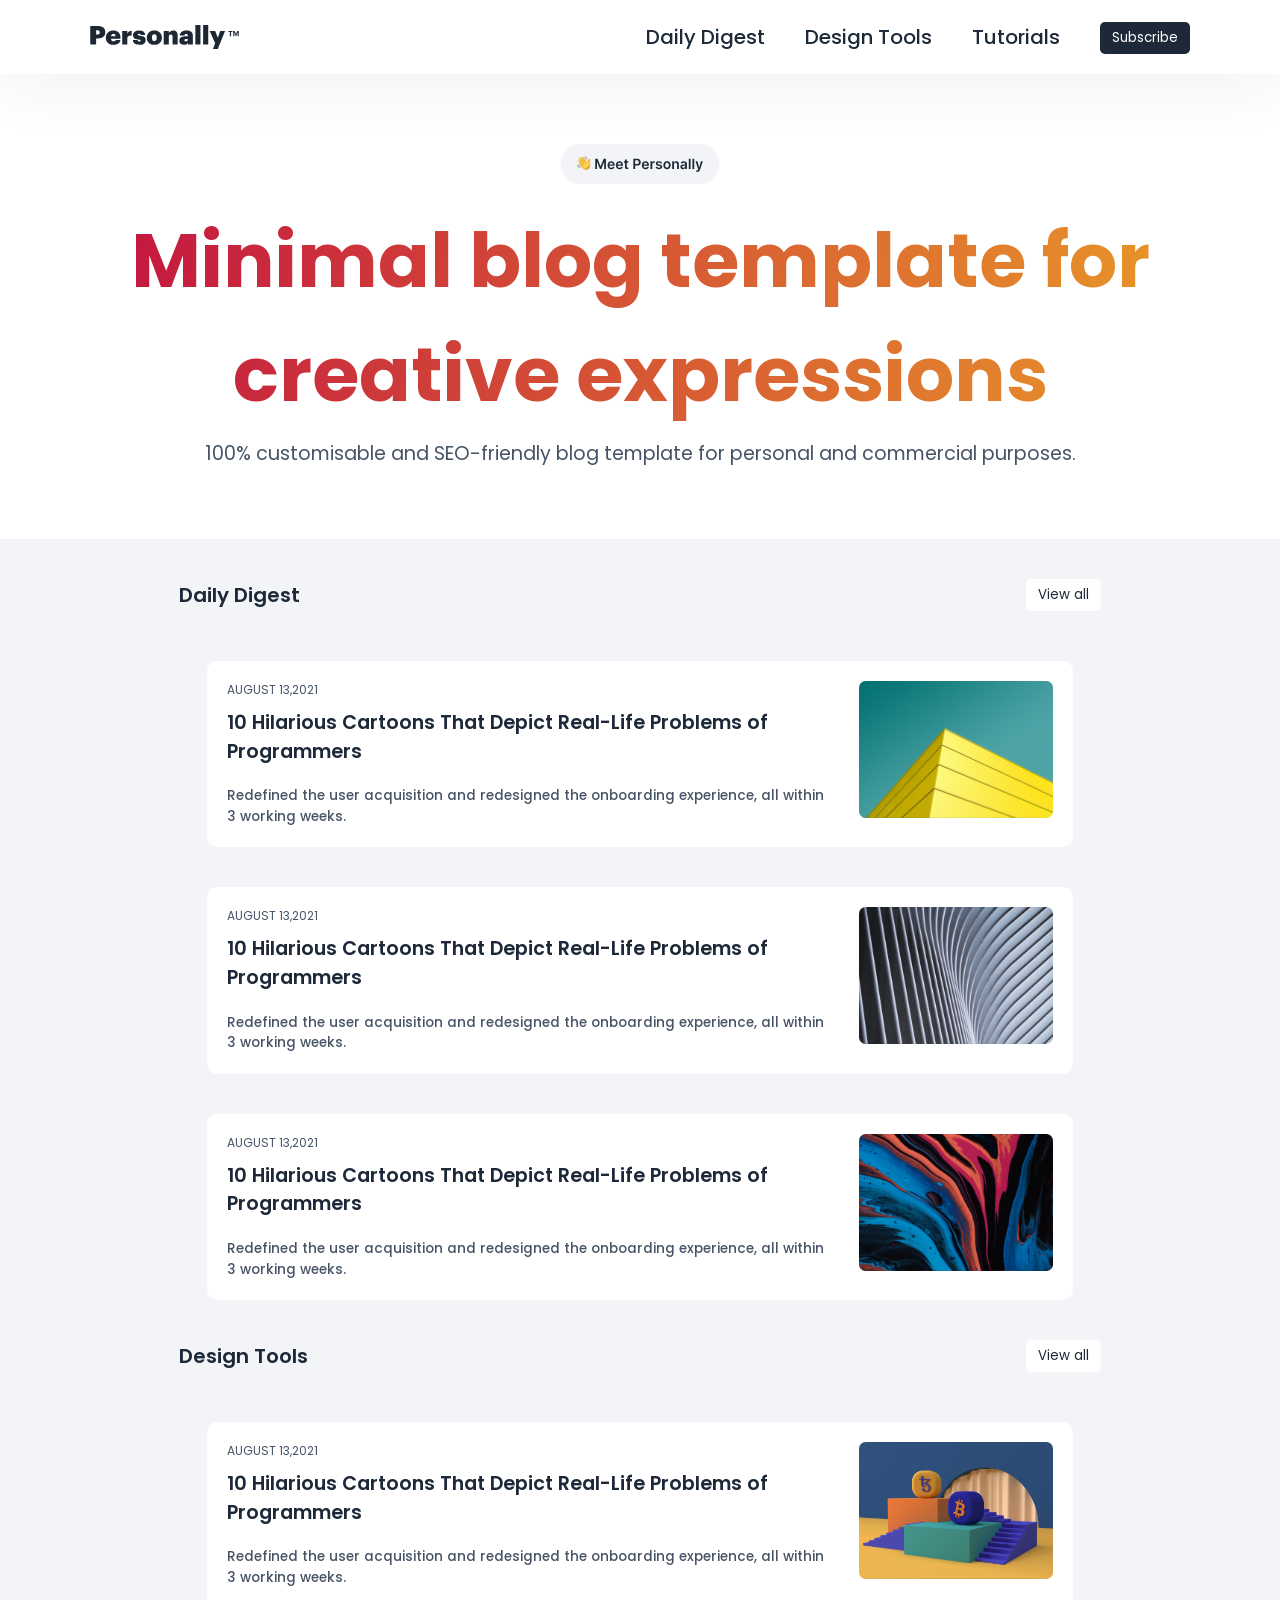
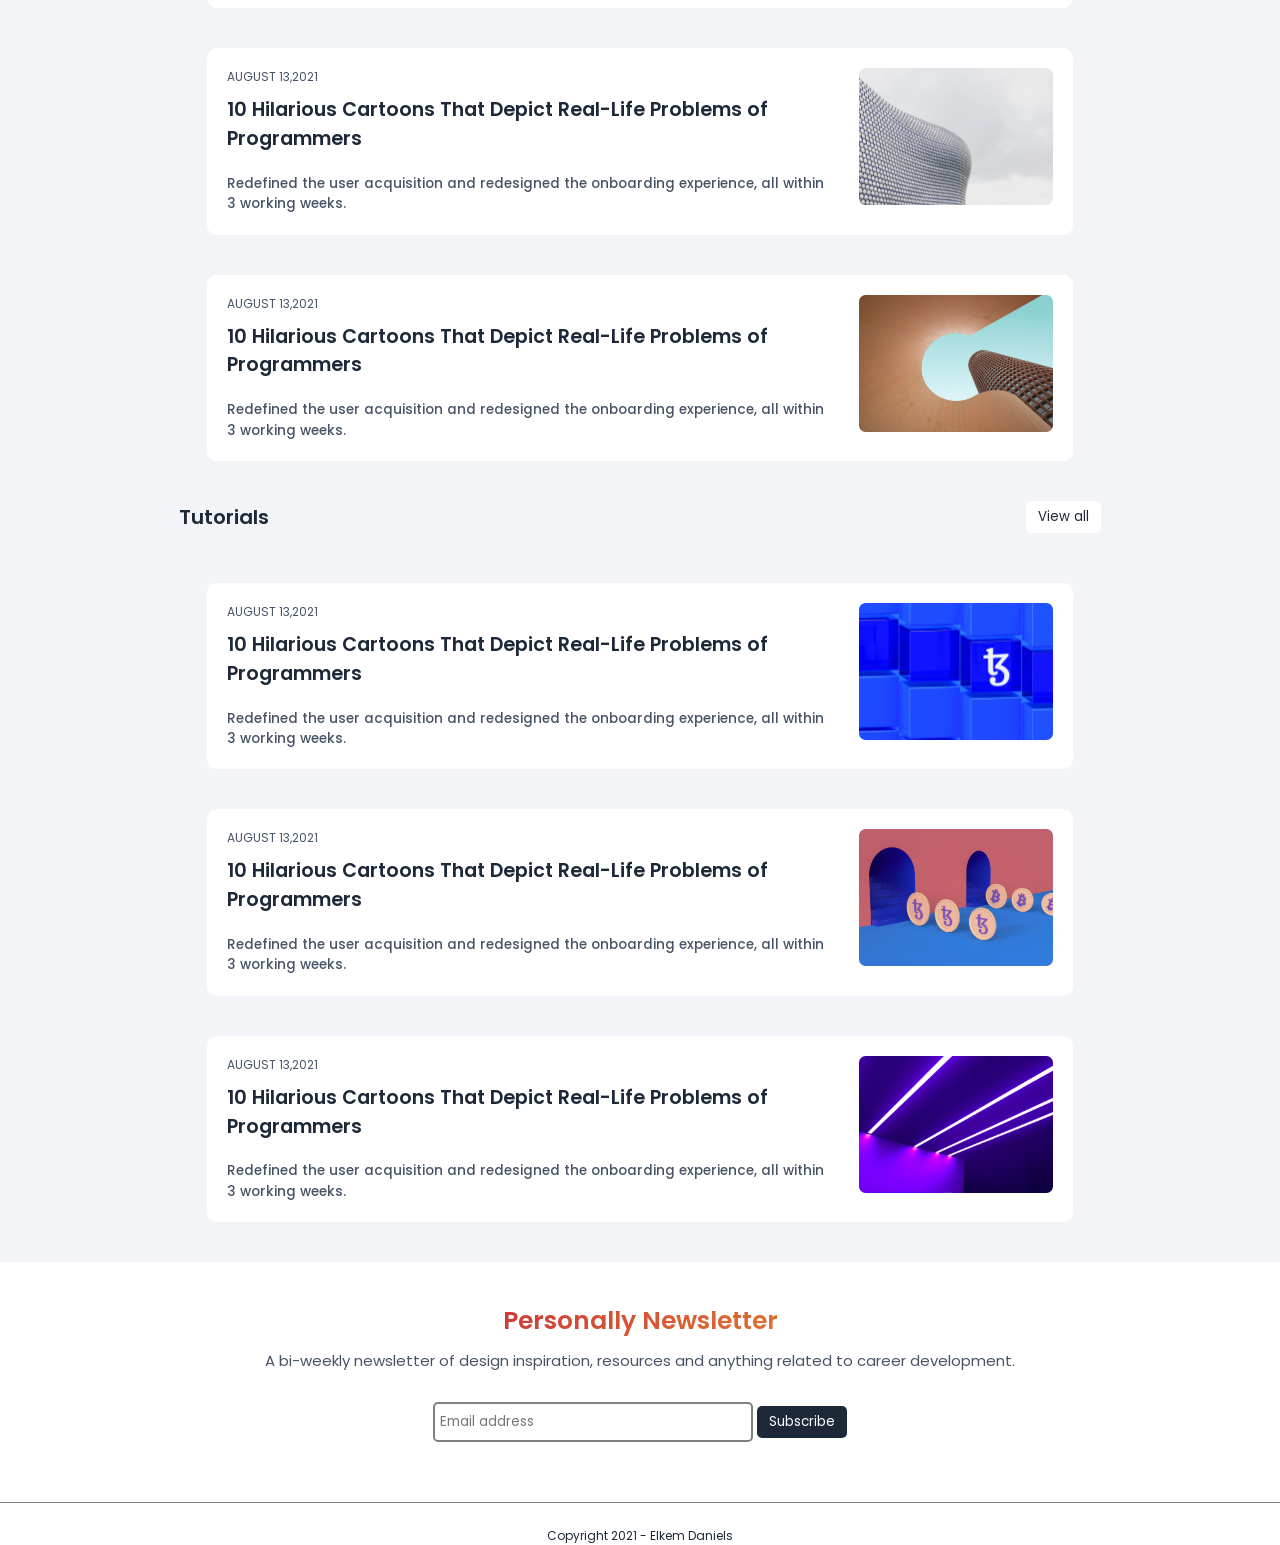
<file: minimal-blog/pages/index.html>
<!doctype html>
<html lang="en">
	<head>
		<meta charset="UTF-8" />
		<meta name="viewport" content="width=device-width, initial-scale=1.0" />
		<link rel="preconnect" href="https://fonts.googleapis.com" />
		<link rel="preconnect" href="https://fonts.gstatic.com" crossorigin="" />
		<link
			href="https://fonts.googleapis.com/css2?family=Poppins:wght@100;200;300;400;500;600;700;800;900&amp;display=swap"
			rel="stylesheet"
		/>
		<link rel="stylesheet" href="../styles/index.css" />
		<title>Minimal Blog</title>
	</head>
	<body>
		<header>
			<nav>
				<div>
					<a href="index.html">
						<img src="../assets/personally-logo.svg" alt="Minimal Blog Logo" />
					</a>
                    <label for="menu-icon-check" class="menu-icon-label">
                        <img src="../assets/menu.svg" alt="Menu Icon" class="menu-icon" />
                    </label>
                    <input type="checkbox" name="menu-icon-check" id="menu-icon-check" class="menu-icon-check" />
					<ul class="nav-links">
						<li class="nav-link"><a href="daily-digest.html">Daily Digest</a></li>
						<li class="nav-link"><a href="design-tools.html">Design Tools</a></li>
						<li class="nav-link"><a href="tutorials.html">Tutorials</a></li>
						<li class="nav-link"><button class="subscribe">Subscribe</button></li>
					</ul>
				</div>
			</nav>
			<section class="hero">
				<img src="../assets/greeting.svg" alt="Greeting Image" />
				<h1 class="hero-title">Minimal blog template for creative expressions</h1>
				<p class="hero-description">
					100% customisable and SEO-friendly blog template for personal and
					commercial purposes.
				</p>
			</section>
		</header>
		<main>
			<div class="blog-categories">
				<section class="blog-category daily-digest">
					<div class="category-head">
						<h2>Daily Digest</h2>
						<a href="daily-digest.html">View all</a>
					</div>
					<div class="blog-list">
						<article class="blog-card">
							<div class="blog-card-content">
								<p class="publish-date">AUGUST 13,2021</p>
								<h3 class="blog-card-title">
									10 Hilarious Cartoons That Depict Real-Life Problems of Programmers
								</h3>
								<p class="blog-card-description">
									Redefined the user acquisition and redesigned the onboarding
									experience, all within 3 working weeks.
								</p>
							</div>
							<div class="blog-card-image">
								<img src="../assets/daily-digest/home-1.svg" alt="Placeholder Image" />
							</div>
						</article>
						<article class="blog-card">
							<div class="blog-card-content">
								<p class="publish-date">AUGUST 13,2021</p>
								<h3 class="blog-card-title">
									10 Hilarious Cartoons That Depict Real-Life Problems of Programmers
								</h3>
								<p class="blog-card-description">
									Redefined the user acquisition and redesigned the onboarding
									experience, all within 3 working weeks.
								</p>
							</div>
							<div class="blog-card-image">
								<img src="../assets/daily-digest/home-2.svg" alt="Placeholder Image" />
							</div>
						</article>
						<article class="blog-card">
							<div class="blog-card-content">
								<p class="publish-date">AUGUST 13,2021</p>
								<h3 class="blog-card-title">
									10 Hilarious Cartoons That Depict Real-Life Problems of Programmers
								</h3>
								<p class="blog-card-description">
									Redefined the user acquisition and redesigned the onboarding
									experience, all within 3 working weeks.
								</p>
							</div>
							<div class="blog-card-image">
								<img src="../assets/daily-digest/home-3.svg" alt="Placeholder Image" />
							</div>
						</article>
					</div>
				</section>
				<section class="blog-category design-tools">
					<div class="category-head">
						<h2>Design Tools</h2>
						<a href="design-tools.html">View all</a>
					</div>
					<div class="blog-list">
						<article class="blog-card">
							<div class="blog-card-content">
								<p class="publish-date">AUGUST 13,2021</p>
								<h3 class="blog-card-title">
									10 Hilarious Cartoons That Depict Real-Life Problems of Programmers
								</h3>
								<p class="blog-card-description">
									Redefined the user acquisition and redesigned the onboarding
									experience, all within 3 working weeks.
								</p>
							</div>
							<div class="blog-card-image">
								<img src="../assets/design-tools/home-1.svg" alt="Placeholder Image" />
							</div>
						</article>
						<article class="blog-card">
							<div class="blog-card-content">
								<p class="publish-date">AUGUST 13,2021</p>
								<h3 class="blog-card-title">
									10 Hilarious Cartoons That Depict Real-Life Problems of Programmers
								</h3>
								<p class="blog-card-description">
									Redefined the user acquisition and redesigned the onboarding
									experience, all within 3 working weeks.
								</p>
							</div>
							<div class="blog-card-image">
								<img src="../assets/design-tools/home-2.svg" alt="Placeholder Image" />
							</div>
						</article>
						<article class="blog-card">
							<div class="blog-card-content">
								<p class="publish-date">AUGUST 13,2021</p>
								<h3 class="blog-card-title">
									10 Hilarious Cartoons That Depict Real-Life Problems of Programmers
								</h3>
								<p class="blog-card-description">
									Redefined the user acquisition and redesigned the onboarding
									experience, all within 3 working weeks.
								</p>
							</div>
							<div class="blog-card-image">
								<img src="../assets/design-tools/home-3.svg" alt="Placeholder Image" />
							</div>
						</article>
					</div>
				</section>
				<section class="blog-category tutorials">
					<div class="category-head">
						<h2>Tutorials</h2>
						<a href="tutorials.html">View all</a>
					</div>
					<div class="blog-list">
						<article class="blog-card">
							<div class="blog-card-content">
								<p class="publish-date">AUGUST 13,2021</p>
								<h3 class="blog-card-title">
									10 Hilarious Cartoons That Depict Real-Life Problems of Programmers
								</h3>
								<p class="blog-card-description">
									Redefined the user acquisition and redesigned the onboarding
									experience, all within 3 working weeks.
								</p>
							</div>
							<div class="blog-card-image">
								<img src="../assets/tutorials/home-1.svg" alt="Placeholder Image" />
							</div>
						</article>
						<article class="blog-card">
							<div class="blog-card-content">
								<p class="publish-date">AUGUST 13,2021</p>
								<h3 class="blog-card-title">
									10 Hilarious Cartoons That Depict Real-Life Problems of Programmers
								</h3>
								<p class="blog-card-description">
									Redefined the user acquisition and redesigned the onboarding
									experience, all within 3 working weeks.
								</p>
							</div>
							<div class="blog-card-image">
								<img src="../assets/tutorials/home-2.svg" alt="Placeholder Image" />
							</div>
						</article>
						<article class="blog-card">
							<div class="blog-card-content">
								<p class="publish-date">AUGUST 13,2021</p>
								<h3 class="blog-card-title">
									10 Hilarious Cartoons That Depict Real-Life Problems of Programmers
								</h3>
								<p class="blog-card-description">
									Redefined the user acquisition and redesigned the onboarding
									experience, all within 3 working weeks.
								</p>
							</div>
							<div class="blog-card-image">
								<img src="../assets/tutorials/home-3.svg" alt="Placeholder Image" />
							</div>
						</article>
					</div>
				</section>
			</div>
		</main>
		<footer>
			<section class="newsletter-form">
				<h2 class="form-heading">Personally Newsletter</h2>
				<p class="form-desc">
					A bi-weekly newsletter of design inspiration, resources and anything
					related to career development.
				</p>
				<form>
					<input type="email" placeholder="Email address" />
					<button type="disabled">Subscribe</button>
				</form>
			</section>
			<div class="footer-note">
				<p>Copyright 2021 - Elkem Daniels</p>
			</div>
		</footer>
	</body>
</html>
</file>
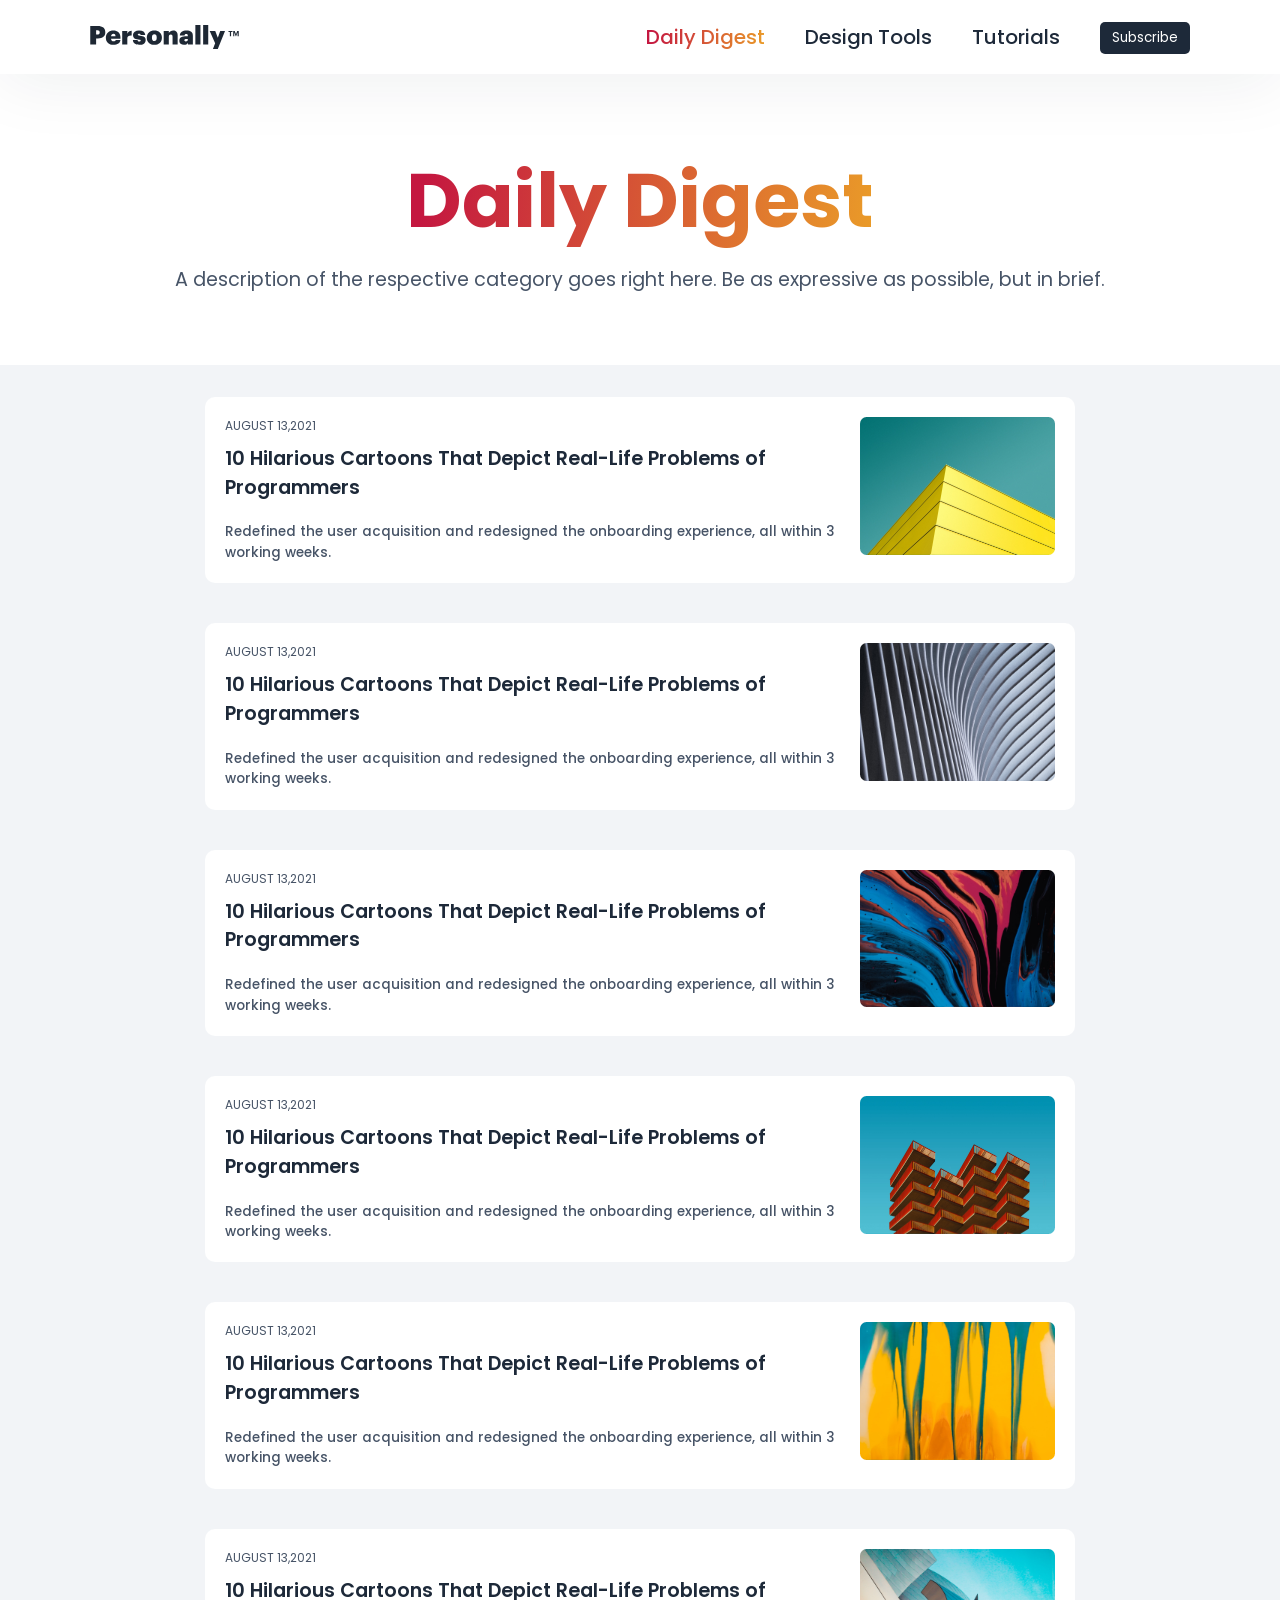
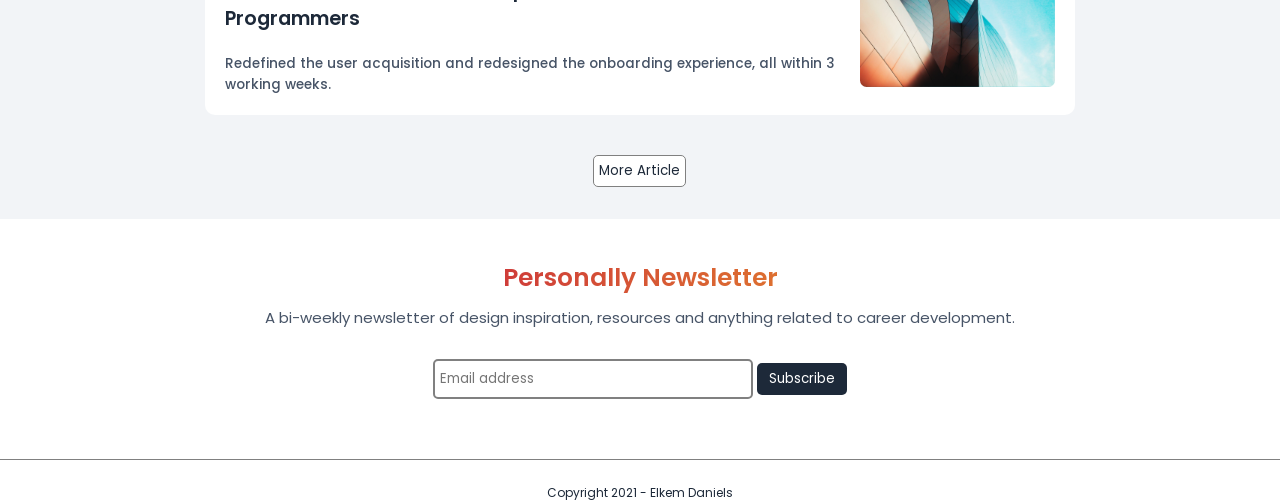
<file: minimal-blog/pages/daily-digest.html>
<!doctype html>
<html lang="en">
	<head>
		<meta charset="UTF-8" />
		<meta name="viewport" content="width=device-width, initial-scale=1.0" />
		<link rel="preconnect" href="https://fonts.googleapis.com" />
		<link rel="preconnect" href="https://fonts.gstatic.com" crossorigin="" />
		<link
			href="https://fonts.googleapis.com/css2?family=Poppins:wght@100;200;300;400;500;600;700;800;900&amp;display=swap"
			rel="stylesheet"
		/>
		<link rel="stylesheet" href="../styles/daily-digest.css" />
		<title>Minimal Blog | Daily Digest</title>
	</head>
	<body>
		<header>
			<nav>
				<div>
					<a href="index.html">
						<img src="../assets/personally-logo.svg" alt="Minimal Blog Logo" />
					</a>
					<label for="menu-icon-check" class="menu-icon-label">
						<img src="../assets/menu.svg" alt="Menu Icon" class="menu-icon" />
					</label>
					<input
						type="checkbox"
						name="menu-icon-check"
						id="menu-icon-check"
						class="menu-icon-check"
					/>
					<ul class="nav-links">
						<li class="nav-link daily-digest"><a href="daily-digest.html">Daily Digest</a></li>
						<li class="nav-link design-tools"><a href="design-tools.html">Design Tools</a></li>
						<li class="nav-link tutorials"><a href="tutorials.html">Tutorials</a></li>
						<li class="nav-link"><button class="subscribe">Subscribe</button></li>
					</ul>
				</div>
			</nav>
			<section class="hero">
				<h1 class="hero-title">Daily Digest</h1>
				<p class="hero-description">
					A description of the respective category goes right here. Be as expressive
					as possible, but in brief.
				</p>
			</section>
		</header>
		<main>
			<div class="blog-list">
				<article class="blog-card">
					<div class="blog-card-content">
						<p class="publish-date">AUGUST 13,2021</p>
						<h3 class="blog-card-title">
							10 Hilarious Cartoons That Depict Real-Life Problems of Programmers
						</h3>
						<p class="blog-card-description">
							Redefined the user acquisition and redesigned the onboarding experience,
							all within 3 working weeks.
						</p>
					</div>
					<div class="blog-card-image">
						<img src="../assets/daily-digest/home-1.svg" alt="Placeholder Image" />
					</div>
				</article>
				<article class="blog-card">
					<div class="blog-card-content">
						<p class="publish-date">AUGUST 13,2021</p>
						<h3 class="blog-card-title">
							10 Hilarious Cartoons That Depict Real-Life Problems of Programmers
						</h3>
						<p class="blog-card-description">
							Redefined the user acquisition and redesigned the onboarding experience,
							all within 3 working weeks.
						</p>
					</div>
					<div class="blog-card-image">
						<img src="../assets/daily-digest/home-2.svg" alt="Placeholder Image" />
					</div>
				</article>
				<article class="blog-card">
					<div class="blog-card-content">
						<p class="publish-date">AUGUST 13,2021</p>
						<h3 class="blog-card-title">
							10 Hilarious Cartoons That Depict Real-Life Problems of Programmers
						</h3>
						<p class="blog-card-description">
							Redefined the user acquisition and redesigned the onboarding experience,
							all within 3 working weeks.
						</p>
					</div>
					<div class="blog-card-image">
						<img src="../assets/daily-digest/home-3.svg" alt="Placeholder Image" />
					</div>
				</article>
                <article class="blog-card">
					<div class="blog-card-content">
						<p class="publish-date">AUGUST 13,2021</p>
						<h3 class="blog-card-title">
							10 Hilarious Cartoons That Depict Real-Life Problems of Programmers
						</h3>
						<p class="blog-card-description">
							Redefined the user acquisition and redesigned the onboarding experience,
							all within 3 working weeks.
						</p>
					</div>
					<div class="blog-card-image">
						<img src="../assets/daily-digest/digest-4.svg" alt="Placeholder Image" />
					</div>
				</article>
                <article class="blog-card">
					<div class="blog-card-content">
						<p class="publish-date">AUGUST 13,2021</p>
						<h3 class="blog-card-title">
							10 Hilarious Cartoons That Depict Real-Life Problems of Programmers
						</h3>
						<p class="blog-card-description">
							Redefined the user acquisition and redesigned the onboarding experience,
							all within 3 working weeks.
						</p>
					</div>
					<div class="blog-card-image">
						<img src="../assets/daily-digest/digest-5.svg" alt="Placeholder Image" />
					</div>
				</article>
                <article class="blog-card">
					<div class="blog-card-content">
						<p class="publish-date">AUGUST 13,2021</p>
						<h3 class="blog-card-title">
							10 Hilarious Cartoons That Depict Real-Life Problems of Programmers
						</h3>
						<p class="blog-card-description">
							Redefined the user acquisition and redesigned the onboarding experience,
							all within 3 working weeks.
						</p>
					</div>
					<div class="blog-card-image">
						<img src="../assets/daily-digest/digest-6.svg" alt="Placeholder Image" />
					</div>
				</article>
                <button class="view-more">More Article</button>
			</div>
		</main>
		<footer>
			<section class="newsletter-form">
				<h2 class="form-heading">Personally Newsletter</h2>
				<p class="form-desc">
					A bi-weekly newsletter of design inspiration, resources and anything
					related to career development.
				</p>
				<form>
					<input type="email" placeholder="Email address" />
					<button type="disabled">Subscribe</button>
				</form>
			</section>
			<div class="footer-note">
				<p>Copyright 2021 - Elkem Daniels</p>
			</div>
		</footer>
	</body>
</html>
</file>
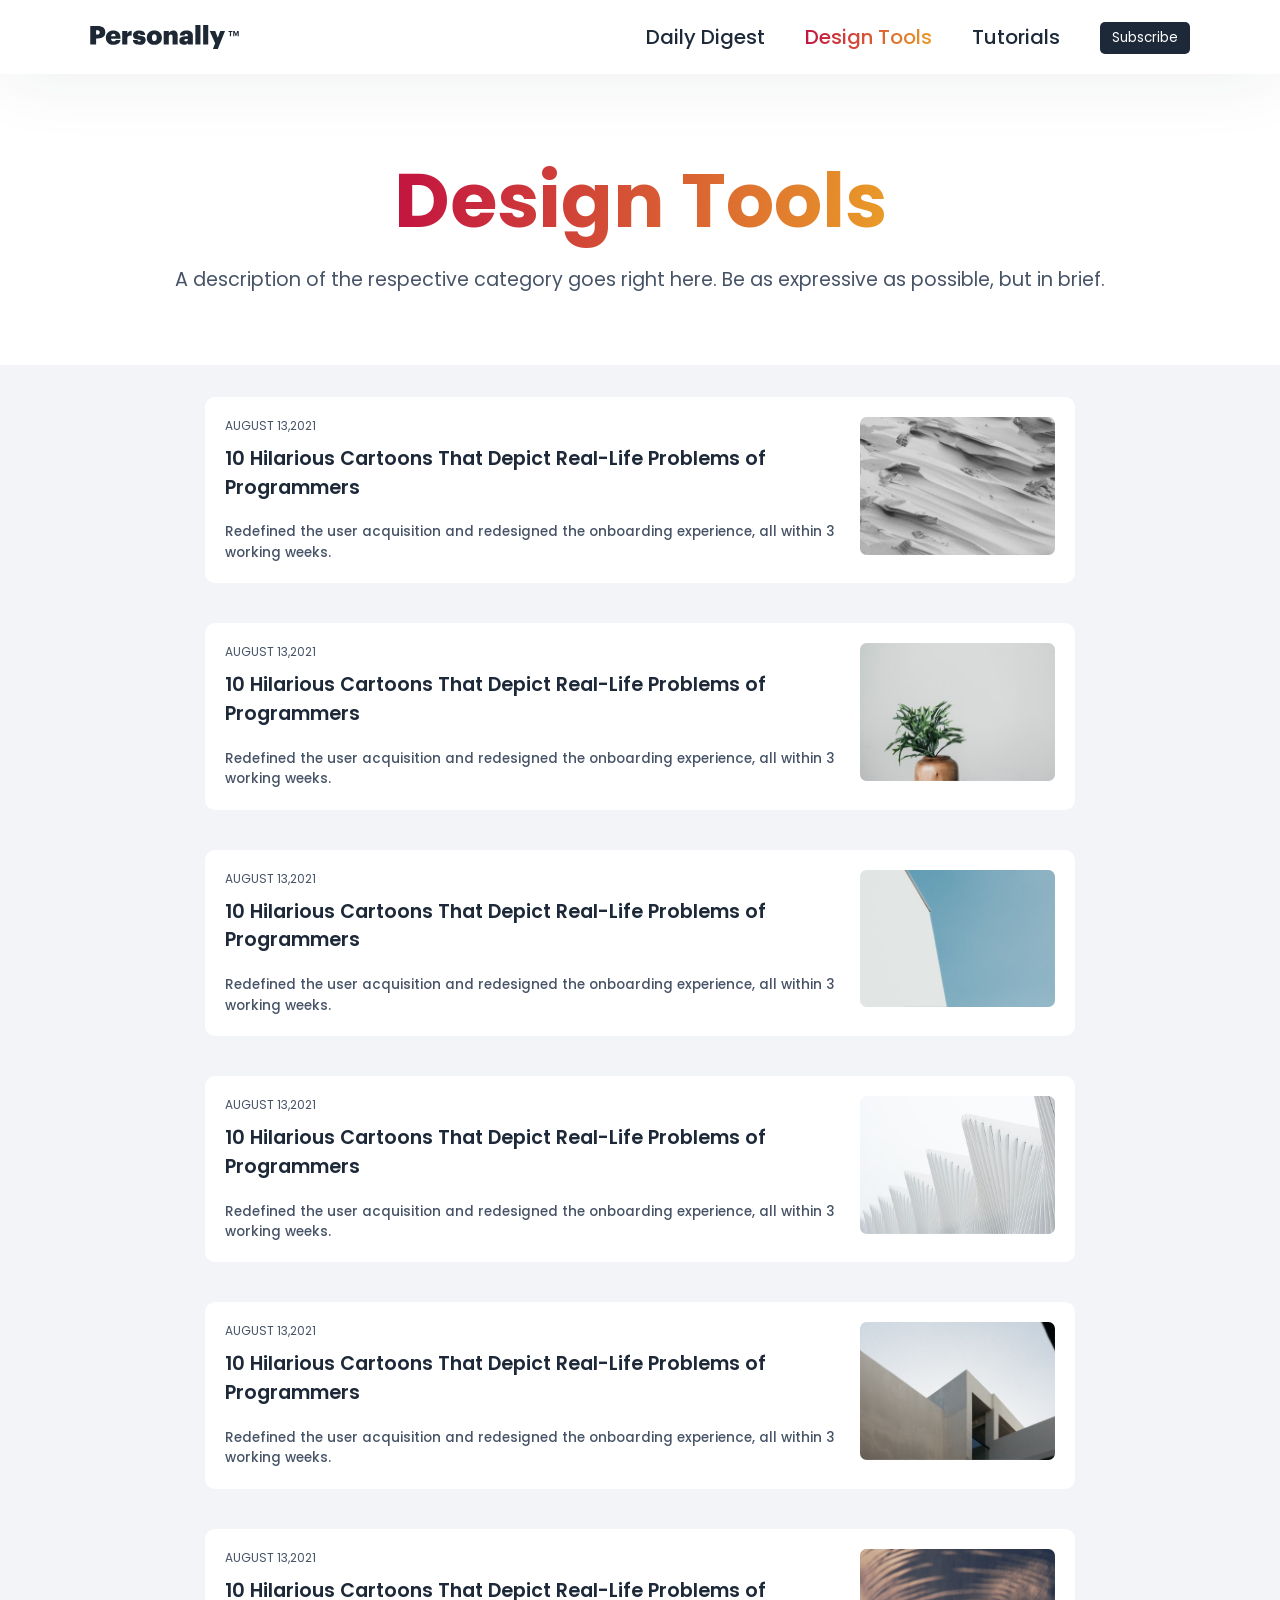
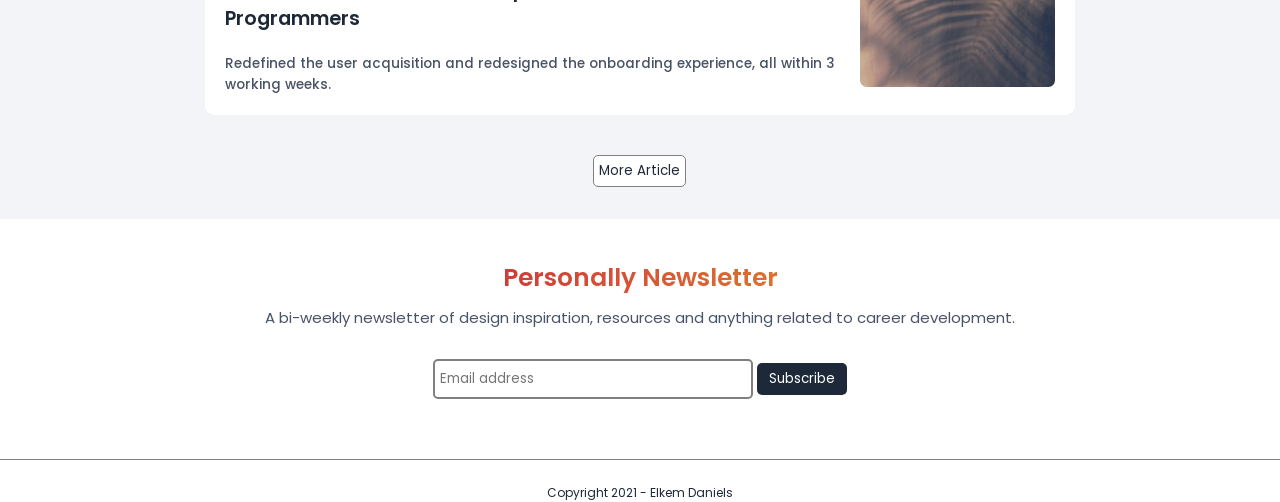
<file: minimal-blog/pages/design-tools.html>
<!doctype html>
<html lang="en">
	<head>
		<meta charset="UTF-8" />
		<meta name="viewport" content="width=device-width, initial-scale=1.0" />
		<link rel="preconnect" href="https://fonts.googleapis.com" />
		<link rel="preconnect" href="https://fonts.gstatic.com" crossorigin="" />
		<link
			href="https://fonts.googleapis.com/css2?family=Poppins:wght@100;200;300;400;500;600;700;800;900&amp;display=swap"
			rel="stylesheet"
		/>
		<link rel="stylesheet" href="../styles/design-tools.css" />
		<title>Minimal Blog | Design Tools</title>
	</head>
	<body>
		<header>
			<nav>
				<div>
					<a href="index.html">
						<img src="../assets/personally-logo.svg" alt="Minimal Blog Logo" />
					</a>
					<label for="menu-icon-check" class="menu-icon-label">
						<img src="../assets/menu.svg" alt="Menu Icon" class="menu-icon" />
					</label>
					<input
						type="checkbox"
						name="menu-icon-check"
						id="menu-icon-check"
						class="menu-icon-check"
					/>
					<ul class="nav-links">
						<li class="nav-link daily-digest">
							<a href="daily-digest.html">Daily Digest</a>
						</li>
						<li class="nav-link design-tools">
							<a href="design-tools.html">Design Tools</a>
						</li>
						<li class="nav-link tutorials"><a href="tutorials.html">Tutorials</a></li>
						<li class="nav-link"><button class="subscribe">Subscribe</button></li>
					</ul>
				</div>
			</nav>
			<section class="hero">
				<h1 class="hero-title">Design Tools</h1>
				<p class="hero-description">
					A description of the respective category goes right here. Be as expressive
					as possible, but in brief.
				</p>
			</section>
		</header>
		<main>
			<div class="blog-list">
				<article class="blog-card">
					<div class="blog-card-content">
						<p class="publish-date">AUGUST 13,2021</p>
						<h3 class="blog-card-title">
							10 Hilarious Cartoons That Depict Real-Life Problems of Programmers
						</h3>
						<p class="blog-card-description">
							Redefined the user acquisition and redesigned the onboarding experience,
							all within 3 working weeks.
						</p>
					</div>
					<div class="blog-card-image">
						<img src="../assets/design-tools/design-4.svg" alt="Placeholder Image" />
					</div>
				</article>
				<article class="blog-card">
					<div class="blog-card-content">
						<p class="publish-date">AUGUST 13,2021</p>
						<h3 class="blog-card-title">
							10 Hilarious Cartoons That Depict Real-Life Problems of Programmers
						</h3>
						<p class="blog-card-description">
							Redefined the user acquisition and redesigned the onboarding experience,
							all within 3 working weeks.
						</p>
					</div>
					<div class="blog-card-image">
						<img src="../assets/design-tools/design-5.svg" alt="Placeholder Image" />
					</div>
				</article>
				<article class="blog-card">
					<div class="blog-card-content">
						<p class="publish-date">AUGUST 13,2021</p>
						<h3 class="blog-card-title">
							10 Hilarious Cartoons That Depict Real-Life Problems of Programmers
						</h3>
						<p class="blog-card-description">
							Redefined the user acquisition and redesigned the onboarding experience,
							all within 3 working weeks.
						</p>
					</div>
					<div class="blog-card-image">
						<img src="../assets/design-tools/design-6.svg" alt="Placeholder Image" />
					</div>
				</article>
				<article class="blog-card">
					<div class="blog-card-content">
						<p class="publish-date">AUGUST 13,2021</p>
						<h3 class="blog-card-title">
							10 Hilarious Cartoons That Depict Real-Life Problems of Programmers
						</h3>
						<p class="blog-card-description">
							Redefined the user acquisition and redesigned the onboarding experience,
							all within 3 working weeks.
						</p>
					</div>
					<div class="blog-card-image">
						<img src="../assets/design-tools/design-7.svg" alt="Placeholder Image" />
					</div>
				</article>
				<article class="blog-card">
					<div class="blog-card-content">
						<p class="publish-date">AUGUST 13,2021</p>
						<h3 class="blog-card-title">
							10 Hilarious Cartoons That Depict Real-Life Problems of Programmers
						</h3>
						<p class="blog-card-description">
							Redefined the user acquisition and redesigned the onboarding experience,
							all within 3 working weeks.
						</p>
					</div>
					<div class="blog-card-image">
						<img src="../assets/design-tools/design-8.svg" alt="Placeholder Image" />
					</div>
				</article>
				<article class="blog-card">
					<div class="blog-card-content">
						<p class="publish-date">AUGUST 13,2021</p>
						<h3 class="blog-card-title">
							10 Hilarious Cartoons That Depict Real-Life Problems of Programmers
						</h3>
						<p class="blog-card-description">
							Redefined the user acquisition and redesigned the onboarding experience,
							all within 3 working weeks.
						</p>
					</div>
					<div class="blog-card-image">
						<img src="../assets/design-tools/design-9.svg" alt="Placeholder Image" />
					</div>
				</article>
				<button class="view-more">More Article</button>
			</div>
		</main>
		<footer>
			<section class="newsletter-form">
				<h2 class="form-heading">Personally Newsletter</h2>
				<p class="form-desc">
					A bi-weekly newsletter of design inspiration, resources and anything
					related to career development.
				</p>
				<form>
					<input type="email" placeholder="Email address" />
					<button type="disabled">Subscribe</button>
				</form>
			</section>
			<div class="footer-note">
				<p>Copyright 2021 - Elkem Daniels</p>
			</div>
		</footer>
	</body>
</html>
</file>
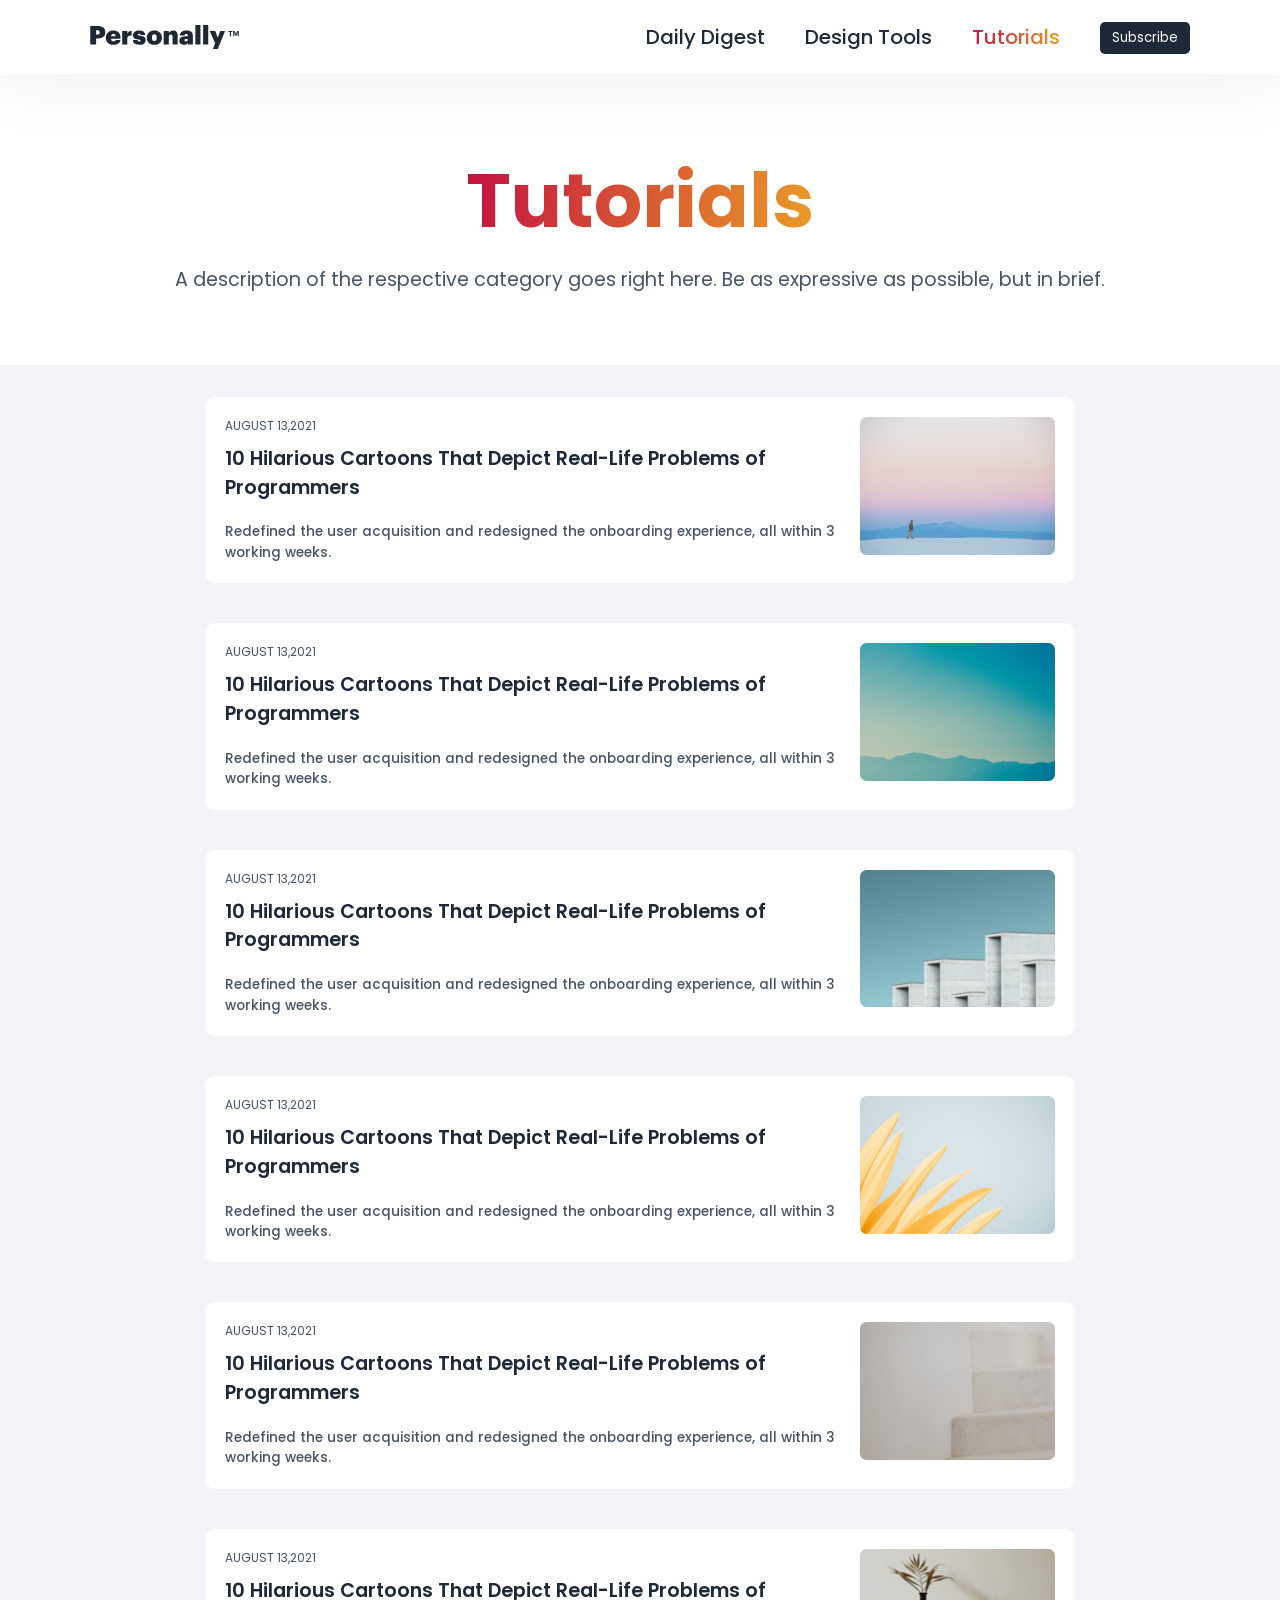
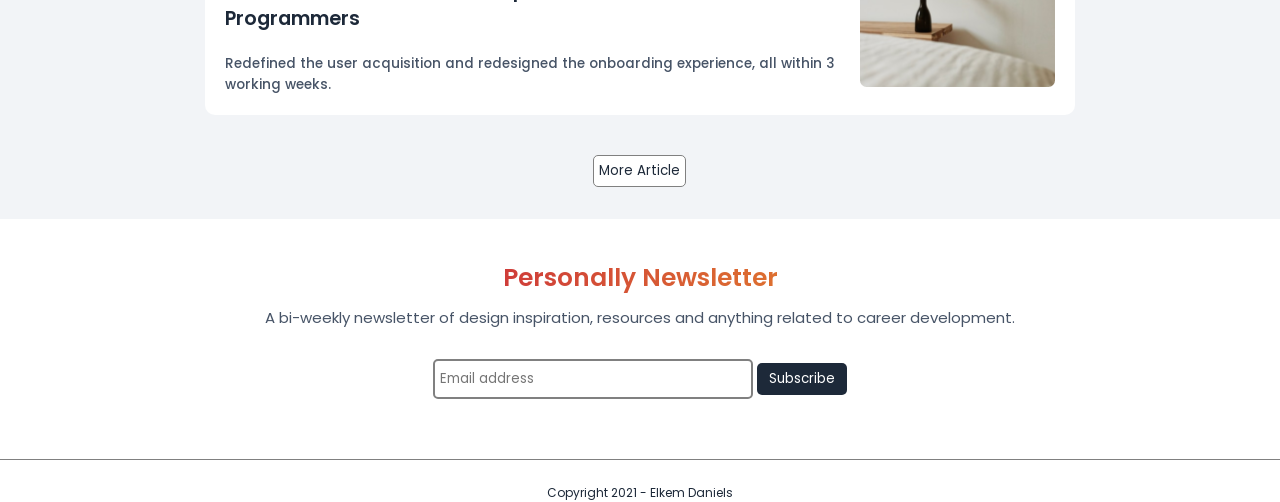
<file: minimal-blog/pages/tutorials.html>
<!doctype html>
<html lang="en">
	<head>
		<meta charset="UTF-8" />
		<meta name="viewport" content="width=device-width, initial-scale=1.0" />
		<link rel="preconnect" href="https://fonts.googleapis.com" />
		<link rel="preconnect" href="https://fonts.gstatic.com" crossorigin="" />
		<link
			href="https://fonts.googleapis.com/css2?family=Poppins:wght@100;200;300;400;500;600;700;800;900&amp;display=swap"
			rel="stylesheet"
		/>
		<link rel="stylesheet" href="../styles/tutorials.css" />
		<title>Minimal Blog | Tutorials</title>
	</head>
	<body>
		<header>
			<nav>
				<div>
					<a href="index.html">
						<img src="../assets/personally-logo.svg" alt="Minimal Blog Logo" />
					</a>
					<label for="menu-icon-check" class="menu-icon-label">
						<img src="../assets/menu.svg" alt="Menu Icon" class="menu-icon" />
					</label>
					<input
						type="checkbox"
						name="menu-icon-check"
						id="menu-icon-check"
						class="menu-icon-check"
					/>
					<ul class="nav-links">
						<li class="nav-link daily-digest">
							<a href="daily-digest.html">Daily Digest</a>
						</li>
						<li class="nav-link design-tools">
							<a href="design-tools.html">Design Tools</a>
						</li>
						<li class="nav-link tutorials"><a href="tutorials.html">Tutorials</a></li>
						<li class="nav-link"><button class="subscribe">Subscribe</button></li>
					</ul>
				</div>
			</nav>
			<section class="hero">
				<h1 class="hero-title">Tutorials</h1>
				<p class="hero-description">
					A description of the respective category goes right here. Be as expressive
					as possible, but in brief.
				</p>
			</section>
		</header>
		<main>
			<div class="blog-list">
				<article class="blog-card">
					<div class="blog-card-content">
						<p class="publish-date">AUGUST 13,2021</p>
						<h3 class="blog-card-title">
							10 Hilarious Cartoons That Depict Real-Life Problems of Programmers
						</h3>
						<p class="blog-card-description">
							Redefined the user acquisition and redesigned the onboarding experience,
							all within 3 working weeks.
						</p>
					</div>
					<div class="blog-card-image">
						<img src="../assets/tutorials/tutorials-4.svg" alt="Placeholder Image" />
					</div>
				</article>
				<article class="blog-card">
					<div class="blog-card-content">
						<p class="publish-date">AUGUST 13,2021</p>
						<h3 class="blog-card-title">
							10 Hilarious Cartoons That Depict Real-Life Problems of Programmers
						</h3>
						<p class="blog-card-description">
							Redefined the user acquisition and redesigned the onboarding experience,
							all within 3 working weeks.
						</p>
					</div>
					<div class="blog-card-image">
						<img src="../assets/tutorials/tutorials-5.svg" alt="Placeholder Image" />
					</div>
				</article>
				<article class="blog-card">
					<div class="blog-card-content">
						<p class="publish-date">AUGUST 13,2021</p>
						<h3 class="blog-card-title">
							10 Hilarious Cartoons That Depict Real-Life Problems of Programmers
						</h3>
						<p class="blog-card-description">
							Redefined the user acquisition and redesigned the onboarding experience,
							all within 3 working weeks.
						</p>
					</div>
					<div class="blog-card-image">
						<img src="../assets/tutorials/tutorials-6.svg" alt="Placeholder Image" />
					</div>
				</article>
				<article class="blog-card">
					<div class="blog-card-content">
						<p class="publish-date">AUGUST 13,2021</p>
						<h3 class="blog-card-title">
							10 Hilarious Cartoons That Depict Real-Life Problems of Programmers
						</h3>
						<p class="blog-card-description">
							Redefined the user acquisition and redesigned the onboarding experience,
							all within 3 working weeks.
						</p>
					</div>
					<div class="blog-card-image">
						<img src="../assets/tutorials/tutorials-7.svg" alt="Placeholder Image" />
					</div>
				</article>
				<article class="blog-card">
					<div class="blog-card-content">
						<p class="publish-date">AUGUST 13,2021</p>
						<h3 class="blog-card-title">
							10 Hilarious Cartoons That Depict Real-Life Problems of Programmers
						</h3>
						<p class="blog-card-description">
							Redefined the user acquisition and redesigned the onboarding experience,
							all within 3 working weeks.
						</p>
					</div>
					<div class="blog-card-image">
						<img src="../assets/tutorials/tutorials-8.svg" alt="Placeholder Image" />
					</div>
				</article>
				<article class="blog-card">
					<div class="blog-card-content">
						<p class="publish-date">AUGUST 13,2021</p>
						<h3 class="blog-card-title">
							10 Hilarious Cartoons That Depict Real-Life Problems of Programmers
						</h3>
						<p class="blog-card-description">
							Redefined the user acquisition and redesigned the onboarding experience,
							all within 3 working weeks.
						</p>
					</div>
					<div class="blog-card-image">
						<img src="../assets/tutorials/tutorials-9.svg" alt="Placeholder Image" />
					</div>
				</article>
				<button class="view-more">More Article</button>
			</div>
		</main>
		<footer>
			<section class="newsletter-form">
				<h2 class="form-heading">Personally Newsletter</h2>
				<p class="form-desc">
					A bi-weekly newsletter of design inspiration, resources and anything
					related to career development.
				</p>
				<form>
					<input type="email" placeholder="Email address" />
					<button type="disabled">Subscribe</button>
				</form>
			</section>
			<div class="footer-note">
				<p>Copyright 2021 - Elkem Daniels</p>
			</div>
		</footer>
	</body>
</html>
</file>
<file: resume/style.css>
*{
    margin: 0;
    padding: 0;
    box-sizing: border-box;
    font-family: system-ui, -apple-system, BlinkMacSystemFont, 'Segoe UI', Roboto, Oxygen, Ubuntu, Cantarell, 'Open Sans', 'Helvetica Neue', sans-serif;
}

body{
    padding: 24px;
    font-size: 0.8rem;
    color: rgb(7, 7, 7);
}

main{
    max-width: 700px;
    margin: 0 auto;
}

h2{
    font-size: 0.875rem;
    font-weight: 500;
    color: rgb(0, 17, 255);
    margin-top: 24px;
    text-transform: uppercase;
}

h3{
    font-size: 0.8rem;
    margin-top: 8px;
}

a{
    color: rgb(7, 7, 7);
    text-decoration: underline;
    text-decoration-color: rgb(148, 148, 148);
}

.header{
    display: flex;
    justify-content: space-between;
    align-items: end;
}

.user{
    display: flex;
    align-items: end;
    gap: 8px;
}

.user-pic{
    max-width: 80px;
    max-height: 80px;
}

.user-pic img{
    width: 100%;
    height: 100%;
}

.user-details{
    display: flex;
    align-items: start;
    flex-direction: column;
    gap: 4px;
}

.user-name{
    font-size: 1.5rem;
    font-weight: 700;
}

.user-links{
    display: flex;
    justify-content: space-evenly;
    gap: 4px;
}

.contact-details{
    display: flex;
    flex-direction: column;
    align-items: end;
}

.user-contacts{
    display: flex;
    justify-content: space-evenly;
    gap: 4px;
}

.summary hr, .technical-skills hr, .education hr, .projects hr{
    margin-bottom: 8px;
}

.skills-list{
    display: flex;
    /* gap: 24px; */
}

.skills-list ul{
    display: flex;
    flex-direction: column;
    gap: 4px;
    padding-left: 12px;
}

.skills-list li{
    list-style: none;
    display: flex;
    gap: 12px;
}

.experience{
    padding-left: 12px;
}

.job-details{
    display: flex;
    justify-content: space-between;
    align-items: end;
    gap: 8px;
}

.job-details .location, .job-details .company{
    font-style: italic;
}

.duration-location{
    display: flex;
    flex-direction: column;
    align-items: end;
}

.experience-bullets{
    padding-left: 24px;
    margin-top: 8px;
}

.education-details{
    display: flex;
    justify-content: space-between;
    align-items: end;
    gap: 8px;
    padding-left: 12px;

    h3{
        margin: 0;
    }
}

.education-details .location-duration{
    display: flex;
    flex-direction: column;
    align-items: end;
}

.coming-soon{
    text-align: center;
    font-size: 20px;
    font-style: italic;
}
</file>
<file: student-registeration-form/style.css>
*{
    margin: 0;
    padding: 0;
    box-sizing: border-box;
}

body{
    font-family: "Inter", sans-serif;
    background-image: linear-gradient(135deg, #246de4 0%, #f5f7fa 100%)    ;
}

main{
    width: 95%;
    max-width: 800px;
    margin: 50px auto;
    padding: 50px;
    background-color: #fff;
    color: #333;
    border-radius: 8px;
    box-shadow: 0 0 10px rgba(0,0,0,0.1);
}

h1{
    text-align: start;
    margin-bottom: 30px;
}

.name-inputs{
    display: flex;
    justify-content: space-between;
    gap: 4px;
    margin-bottom: 20px;
}

form{
    display: grid;
    column-gap: 8px;
    grid-template-areas: 
        "student-name student-name"
        "email phone"
        "age gender"
        "course date"
        "buttons buttons";
}

.form-label-top{
    font-size: 1.2em;
    font-weight: 400;
    margin-bottom: 14px;
    color: #333;
}

.form-sub-label{
    font-size: 0.85em;
    color: #666;
    margin-top: 12px;
}

input, select{
    font-size: 1.2em;
    font-weight: 400;
    color: #333;
    padding: 10px;
    border-radius: 4px;
    border: 1px solid #666;
    background-color: none;
}

input:hover, select:hover{
    border-color: #6199ce;
}

.form-input{
    display: flex;
    flex-direction: column;
    padding: 10px;
    width: 100%;
}

.student-full-name{
    grid-area: student-name;
    display: flex;
    justify-content: space-between;
    /* align-items: end; */
}

.name-inputs{
    display: flex;
    justify-content: space-between;
    gap: 8px;
}

.name-input{
    display: flex;
    flex-direction: column;
    width: 100%;
}

.email-input{
    grid-area: email;
    display: flex;
    flex-direction: column;
}

.phone-input{
    grid-area: phone;
    display: flex;
    flex-direction: column;
}

.age-input{
    grid-area: age;
    display: flex;
    flex-direction: column;
}

.gender-input{
    grid-area: gender;
    display: flex;
    flex-direction: column;
}

.course-input{
    grid-area: course;
}

.date-input{
    grid-area: date;
}

.form-buttons{
    grid-area: buttons;
    width: 100%;
    /* max-width: 400px; */
    margin-top: 20px;
    display: flex;
    justify-content: center;
    align-items: center;
    gap: 10px;
}

.form-button{
    padding: 10px 20px;
    font-size: 1.2em;
    font-weight: 500;
    border: none;
    border-radius: 4px;
    cursor: pointer;
    width: 200px;
}

.submit-button{
    color: #fff;
    background-color: #246de4;
}

.reset-button{
    color: #333;
    background-color: #f5f7fa;
    border: 1px solid #666;
}
</file>
<file: youtube-clone/style.css>
:root {
	/* Colors */
	--bg: #0f0f0f;
	--text: #f1f1f1;
	--sec-text: #aaaaaa;
	--disabled-text: #717171;
	--icon: #f1f1f1;
	--grey-19: #303030;
	--grey-67: #aaaaaa;
	--white-8: rgba(255, 255, 255, 0.08);
	--white-10: rgba(255, 255, 255, 0.1);
	--white-20: rgba(255, 255, 255, 0.2);
	--header-blur: 0 3.5rem 3rem;

	--header-pd: 0 1.25rem;
	--header-height: 3.5rem;
	--sidebar-width: 15rem;
	--navsection-pd: 1rem;
	--navlink-pd: 0.5rem 0.75rem;
	--navlink-gap: 1.5rem;
	--scrollbar-width: 0.5rem;

	/* Text */
	--ff: "Roboto", sans-serif;
	--roboto-regular-10auto: 400 0.625rem/1.2 var(--ff);
	--roboto-regular-1218: 400 0.75rem/1.15 var(--ff);
	--roboto-regular-1420: 400 0.875rem/1.25 var(--ff);
	--roboto-regular-16auto: 400 1rem/auto var(--ff);
	--roboto-regular-1826: 400 0.875rem/1.25 var(--ff);
	--roboto-medium-1218: 500 0.75rem/1.15 var(--ff);
	--roboto-medium-1318: 500 0.8125rem/1.15 var(--ff);
	--roboto-medium-1420: 500 0.875rem/1.25 var(--ff);
	--roboto-medium-1436: 500 0.875rem/1.25 var(--ff);
	--roboto-medium-1622: 500 1rem/1.375 var(--ff);
	--roboto-bold-2028: 700 1.25rem/1.75 var(--ff);
	--roboto-bold-1826: 700 1.125rem/1.625 var(--ff);
	--ms-yahei-regular-1420: 400 0.875rem/1.25 var(--ff);
}

*,
*::before,
*::after {
	margin: 0;
	padding: 0;
	box-sizing: border-box;
}

body {
	background: var(--bg);
	color: var(--text);
	padding: var(--body-pd);
	font-family: var(--ff);
	min-height: 100vh;
}

header {
	position: relative;
	display: flex;
	justify-content: space-between;
	align-items: center;
	height: var(--header-height);
	position: sticky;
	top: 0;
	z-index: 1;
	background: var(--bg);
	padding: var(--header-pd);
}

.header-start {
	display: flex;
	justify-content: center;
	align-items: center;
	gap: 0.25rem;
	height: 100%;
}

.menu-icon {
	width: 2.5rem;
	height: 2.5rem;
	display: flex;
	align-items: center;
	justify-content: center;
	padding: 0.5rem;
	cursor: pointer;
	border-radius: 50%;
}

.menu-icon:hover {
	background: var(--white-20);
}

.youtube-logo {
	position: relative;
	display: flex;
	justify-content: center;
	align-items: center;
	height: 100%;
	width: 8rem;
	cursor: pointer;
}

.youtube-logo .region {
	position: absolute;
	top: 1rem;
	right: 0;
	font: var(--roboto-regular-10auto);
	color: var(--grey-67);
}

.header-center {
	display: flex;
	justify-content: center;
	align-items: center;
	gap: 0.75rem;
	width: clamp(5rem, 50vw, 40rem);
}

.back-icon {
	display: none;
}

.search-area {
	display: flex;
	height: fit-content;
	overflow: hidden;
}

.search-box {
	width: 100%;
	font: var(--roboto-regular-16auto);
	background: var(--bg);
	color: var(--text);
	outline: none;
	border-radius: 2.5rem 0 0 2.5rem;
	border-top: 1px solid var(--grey-19);
	border-bottom: 1px solid var(--grey-19);
	border-left: 1px solid var(--grey-19);
	border-right: none;
	padding: 0.625rem 1rem;
}

.search-icon {
	height: 100%;
	width: 4rem;
	display: flex;
	align-items: center;
	justify-content: center;
	background: var(--white-8);
	padding: 0.625rem 1rem;
	border: 1px solid var(--grey-19);
	border-radius: 0 2.5rem 2.5rem 0;
	cursor: pointer;
}

.mic-button {
	display: flex;
	align-items: center;
	justify-content: center;
	width: 2.5rem;
	height: 2.5rem;
	outline: none;
	background: var(--white-10);
	border: none;
	border-radius: 50%;
	cursor: pointer;
}

.mic-button:hover {
	background: var(--white-20);
}

.header-end {
	display: flex;
	align-items: center;
	gap: 0.5rem;
}

.create-btn {
	display: flex;
	justify-content: center;
	align-items: center;
	gap: 0.5625rem;
	padding: 0.5625rem 0.8125rem;
	background: var(--white-10);
	color: var(--text);
	font: var(--roboto-medium-1436);
	border: none;
	outline: none;
	border-radius: 2.5rem;
	cursor: pointer;
}

.create-btn:hover {
	background: var(--white-20);
}

.notification-btn {
	background: none;
	display: flex;
	align-items: center;
	justify-content: center;
	width: 2.5rem;
	height: 2.5rem;
	border: none;
	outline: none;
	border-radius: 50%;
	cursor: pointer;
}

.notification-btn:hover {
	background: var(--white-20);
}

.user-avatar {
	border-radius: 50%;
	cursor: pointer;
}

main {
	display: flex;
}

.sidebar {
	display: flex;
	flex-direction: column;
	position: fixed;
	top: var(--header-height);
	width: var(--sidebar-width);
	height: calc(100vh - var(--header-height));
	overflow-y: auto;
	transition: width 0.3s ease;
	scrollbar-width: none;
}

.sidebar::-webkit-scrollbar {
	display: none;
}

.sidebar:hover {
	scrollbar-width: thin;
	scrollbar-color: var(--white-20) transparent;
}

.sidebar:hover::-webkit-scrollbar {
	scrollbar-width: thin;
	scrollbar-color: var(--white-20) transparent;
}

.sidebar.inactive {
	width: fit-content;
}

.nav-section {
	display: flex;
	justify-content: center;
	align-items: flex-start;
	flex-direction: column;
	border-bottom: 1px solid var(--white-20);
	padding: var(--navsection-pd);
	font: var(--roboto-medium-1420);
}

.nav-section.main .you {
	display: none;
}

.sidebar.inactive .nav-section {
	align-items: center;
	border-bottom: none;
}

.sidebar.inactive .nav-section.main .you {
	display: flex;
	flex-direction: column;
	justify-content: center;
	align-items: center;
	padding: var(--navlink-pd);
	gap: var(--navlink-gap);
	border-radius: 0.625rem;
	cursor: pointer;
}

.sidebar.inactive .nav-section.you,
.sidebar.inactive .nav-section.explore,
.sidebar.inactive .nav-section.more,
.sidebar.inactive .nav-section.report,
.sidebar.inactive .nav-section.footer {
	display: none;
}

.nav-link {
	width: fit-content;
	display: flex;
	align-items: center;
	justify-content: flex-start;
	padding: var(--navlink-pd);
	gap: var(--navlink-gap);
	border-radius: 0.625rem;
	cursor: pointer;
	transition: width 0.3s ease;
}

.nav-link:hover {
	background: var(--white-10);
}

.sidebar.inactive .nav-link {
	width: 100%;
	flex-direction: column;
	font-size: 0.65rem;
	padding: 0.75rem;
	gap: 0.5rem;
}

.nav-icon {
	width: 1.5rem;
	height: 1.5rem;
	display: flex;
	align-items: center;
	justify-content: flex-start;
}

.title {
	font: var(--roboto-medium-1622);
	padding: var(--navlink-pd);
	gap: 0.75rem;
}

.sidebar.inactive .title {
	display: none;
}

.footer {
	display: flex;
	justify-content: center;
	flex-direction: column;
	gap: 1rem;
}

.sidebar.inactive .footer {
	display: none;
}

.footer p {
	font: var(--roboto-medium-1318);
	padding: 0.25rem;
	color: var(--sec-text);
}

.footer span {
	cursor: pointer;
}

.footer span:hover {
	text-decoration: underline;
}

.copyright {
	font: var(--roboto-regular-1218);
	color: var(--disabled-text);
}

@media screen and (width < 1024px) {
	main {
		position: relative;
	}

	main .sidebar {
		z-index: 2;
		position: absolute;
		top: 0;
		left: 0;
		width: var(--sidebar-width);
	}

	main.no-sidebar .sidebar {
		width: 0;
	}
}

@media screen and (width <= 768px) {
	header.search-active .header-center {
        justify-content: space-between;
		width: 100%;
		padding: 0 1rem;
	}

	header.search-active .back-icon {
		display: flex;
		justify-content: center;
		align-items: center;
		width: 2.5rem;
		height: 2.5rem;
		border-radius: 50%;
		cursor: pointer;
		padding: 0.5rem;
	}

	header.search-active .back-icon:hover {
		background: var(--white-20);
	}

	.search-box {
		display: none;
	}

	.search-icon {
        width: 2.5rem;
        height: 2.5rem;
        padding: 0;
		background: none;
		border: none;
        border-radius: 50%;
	}

    .search-icon:hover{
        background: var(--white-20);
    }

    .mic-button{
        background: none;
    }

    .mic-button:hover{
        background: var(--white-20);
    }


	header.search-active .header-center {
		width: 100%;
	}

	header.search-active .search-area {
		width: 100%;
	}

	header.search-active .search-box {
		display: flex;
	}

	header.search-active .search-icon {
        width:auto;
        height: auto;
		background: var(--white-8);
		padding: 0.625rem 1rem;
		border: 1px solid var(--grey-19);
		border-radius: 0 2.5rem 2.5rem 0;
	}
}

@media screen and (width <= 440px) {
    .mic-button{
        display: none;
    }

    .create-btn{
        display: none;
    }
}
</file>
<file: minimal-blog/styles/index.css>
:root {
	--primary-color: #1d2939;
	--main-bg: #f2f4f7;
	--surface-bg: #ffffff;
	--secondary-text: #475467;
	--gradient-background: linear-gradient(97.1deg, #c41740 4.8%, #ea9c28 100%);
	--nav-shadow: 0px 4px 70px rgba(30, 40, 52, 0.08);

	/* Font */
	--nav-link-font: 500 1.25rem/1.5 "Poppins", sans-serif;
	--buton-text: 400 calc(13.333rem / 16)/1.5 "Poppins", sans-serif;
	--h1: 700 calc(4.55rem + 0.25vw)/1.5 "Poppins", sans-serif;
	--hero-desc: 400 calc(1rem + 0.25vw)/1.5 "Poppins", sans-serif;
	--category-title: 600 1.25rem/1.5 "Poppins", sans-serif;
    --blog-date: 400 0.75rem/1.5 "Poppins", sans-serif;
    --blog-title: 600 calc(1rem + 0.25vw)/1.5 "Poppins", sans-serif;
    --blog-desc: 500 calc(0.65rem + 0.25vw)/1.5 "Poppins", sans-serif;
    --form-heading: 600 calc(25rem / 16)/1.5 "Poppins", sans-serif;
    --form-desc: 400 calc(15rem / 16)/1.5 "Poppins", sans-serif;
    --footer-note: 400 0.75rem/1.5 "Poppins", sans-serif;

	--button-padding: 0.375rem 0.75rem;
	--button-radius: 0.3125rem;
	--blog-radius: 0.625rem;
}

*,
*::before,
*::after {
	box-sizing: border-box;
}

* {
	margin: 0;
	padding: 0;
}

body {
	font-family: "Poppins", sans-serif;
	line-height: 1.5;
	-webkit-font-smoothing: antialiased;
	background-color: var(--main-bg);
}

img {
	display: block;
	max-width: 100%;
}

a {
	text-decoration: none;
	color: inherit;
}

header {
	display: flex;
	flex-direction: column;
	background-color: var(--surface-bg);
}

nav {
	padding: 1.25rem 0;
	box-shadow: var(--nav-shadow);
}

nav div {
	width: 86%;
	display: flex;
	justify-content: space-between;
	align-items: center;
	margin: 0 auto;
}

.menu-icon-label,
.menu-icon-check {
	display: none;
	cursor: pointer;
}

.nav-links {
	display: flex;
	justify-content: space-evenly;
	align-items: center;
	gap: 2.5rem;
	list-style: none;
}

.nav-link {
	color: var(--primary-color);
	font: var(--nav-link-font);
}

.nav-link .subscribe {
	font: var(--buton-text);
	border: none;
	color: var(--surface-bg);
	background-color: var(--primary-color);
	padding: var(--button-padding);
	border-radius: var(--button-radius);
}

.hero {
	position: relative;
	width: 90%;
	display: flex;
	flex-direction: column;
	align-items: center;
	justify-content: center;
	margin: 4.375rem auto;
	gap: 0.5rem;
	text-align: center;
}

.hero img {
	margin-bottom: 0.75rem;
}

.hero-title {
	font: var(--h1);
	background: var(--gradient-background);
	background-clip: text;
	-webkit-background-clip: text;
	color: transparent;
	-webkit-text-fill-color: transparent;
}

.hero-description {
	color: var(--secondary-text);
	font: var(--hero-desc);
}

main {
	width: 100%;
    display: flex;
    flex-direction: column;
}

.blog-categories {
	width: 72%;
	margin: 2.5rem auto;
	display: flex;
	flex-direction: column;
	gap: 2.5rem;
}

.category-head {
	display: flex;
	justify-content: space-between;
	align-items: center;
	margin-bottom: 3.125rem;
}

.category-head h2 {
	font: var(--category-title);
	color: var(--primary-color);
}

.category-head a {
	font: var(--buton-text);
	color: var(--primary-color);
	background-color: var(--surface-bg);
	padding: var(--button-padding);
	border-radius: var(--button-radius);
}

.blog-list {
	display: flex;
	flex-direction: column;
    align-items: center;
	gap: 2.5rem;
	padding: 0 1.75rem;
}

.blog-card {
	width: 100%;
	display: flex;
	justify-content: space-between;
	gap: 1.5rem;
	background-color: var(--surface-bg);
	padding: 1.25rem;
	border-radius: var(--blog-radius);
}

.publish-date {
    color: var(--secondary-text);
    font: var(--blog-date);
}

.blog-card-title{
    color: var(--primary-color);
    font: var(--blog-title);
    margin-top: 0.625rem;
}

.blog-card-description{
    color: var(--secondary-text);
    font: var(--blog-desc);
    margin-top: 1.25rem;
}

.blog-card img{
    width: 100%;
    max-width: 230px;
}

footer{
    width: 100%;
    background-color: var(--surface-bg);
    padding-top: 2.5rem;
    display: flex;
    flex-direction: column;
    align-items: center;
}

.newsletter-form{
    text-align: center;
    padding: 0 1rem;
}

.form-heading{
    font: var(--form-heading);
    background: var(--gradient-background);
    background-clip: text;
    -webkit-background-clip: text;
    color: transparent;
    -webkit-text-fill-color: transparent;
    margin-bottom: 0.625rem;
}

.form-desc{
    color: var(--secondary-text);
    font: var(--form-desc);
    margin-bottom: 1.875rem;
}

form input[type="email"]{
    width: 100%;
    max-width: 20rem;
    padding: 0.5rem 0.3125rem;
    border: 2px solid gray;
    border-radius: var(--button-radius);
    margin-bottom: 1.25rem;
    font: 400 0.83rem/1.5 "Poppins", sans-serif;
}

form button{
    font: var(--buton-text);
    border: none;
    color: var(--surface-bg);
    background-color: var(--primary-color);
    padding: var(--button-padding);
    border-radius: var(--button-radius);
}

.footer-note{
    width: 100%;
    margin-top: 2.5rem;
    border-top: 1px solid gray;
}

.footer-note p{
    color: var(--primary-color);
    font: var(--footer-note);
    text-align: center;
    margin-top: 1.5rem;
}

@media (max-width: 1010px) {
    .blog-card-title{
        font-size: calc(0.85rem + 0.25vw);
    }
    .blog-card-description{
        font-size: calc(0.55rem + 0.25vw);
    }
}

@media (max-width: 900px) {
	.menu-icon-label {
		display: block;
	}

	.nav-links {
		display: none;
	}

	.menu-icon-check:checked ~ .nav-links {
		position: absolute;
		top: 50px;
		left: 0;
		width: 100%;
		display: flex;
		flex-direction: column;
		gap: 1rem;
		background-color: var(--surface-bg);
		padding: 1.25rem 0;
		z-index: 10;
	}

	.nav-link {
		font-size: 0.75rem;
	}

    .hero-title {
        font-size: 2.5rem;
    }

    .blog-card{
        flex-direction: column;
        max-width: 20rem;
    }

    .blog-card-description{
        display: none;
    }
}

@media (max-width: 500px) {
	.hero-title {
		font-size: 1.5rem;
	}

	.hero-description {
		font-size: 0.75rem;
	}
}
</file>
<file: minimal-blog/styles/daily-digest.css>
@import url("./index.css");

.nav-link.daily-digest a{
    background: var(--gradient-background);
    background-clip: text;
    -webkit-background-clip: text;
    -webkit-text-fill-color: transparent;
}

main{
    align-items: center;
}

.blog-list{
    width: 68%;
    padding: 2rem 0;
}

.view-more{
    font: var(--buton-text);
    color: var(--primary-color);
    background-color: var(--surface-bg);
    padding: 5px 5px;
    border-radius: var(--button-radius);
    border: 1px solid gray;
}
</file>
<file: minimal-blog/styles/design-tools.css>
@import url("./index.css");

.nav-link.design-tools a {
	background: var(--gradient-background);
	background-clip: text;
	-webkit-background-clip: text;
	-webkit-text-fill-color: transparent;
}

main {
	align-items: center;
}

.blog-list {
	width: 68%;
	padding: 2rem 0;
}

.view-more {
	font: var(--buton-text);
	color: var(--primary-color);
	background-color: var(--surface-bg);
	padding: 5px 5px;
	border-radius: var(--button-radius);
	border: 1px solid gray;
}
</file>
<file: minimal-blog/styles/tutorials.css>
@import url("./index.css");

.nav-link.tutorials a {
	background: var(--gradient-background);
	background-clip: text;
	-webkit-background-clip: text;
	-webkit-text-fill-color: transparent;
}

main {
	align-items: center;
}

.blog-list {
	width: 68%;
	padding: 2rem 0;
}

.view-more {
	font: var(--buton-text);
	color: var(--primary-color);
	background-color: var(--surface-bg);
	padding: 5px 5px;
	border-radius: var(--button-radius);
	border: 1px solid gray;
}
</file>
